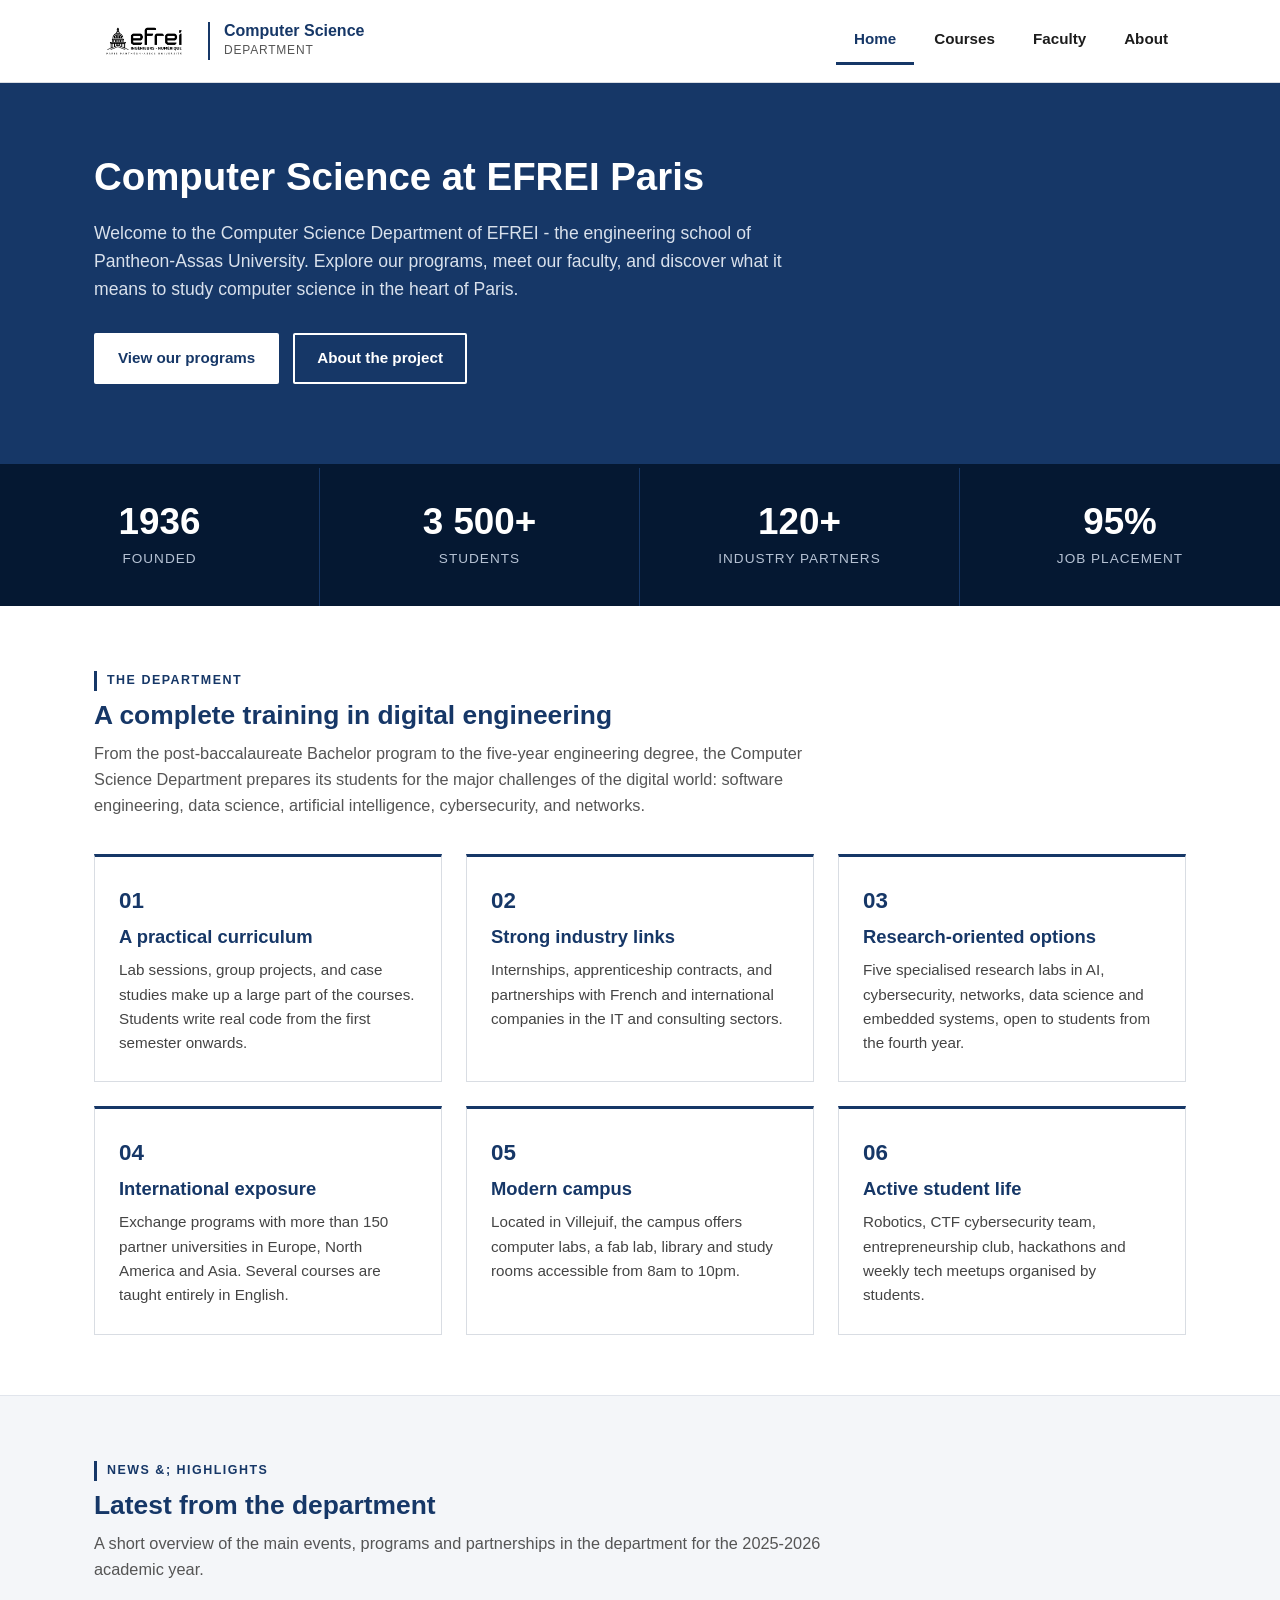
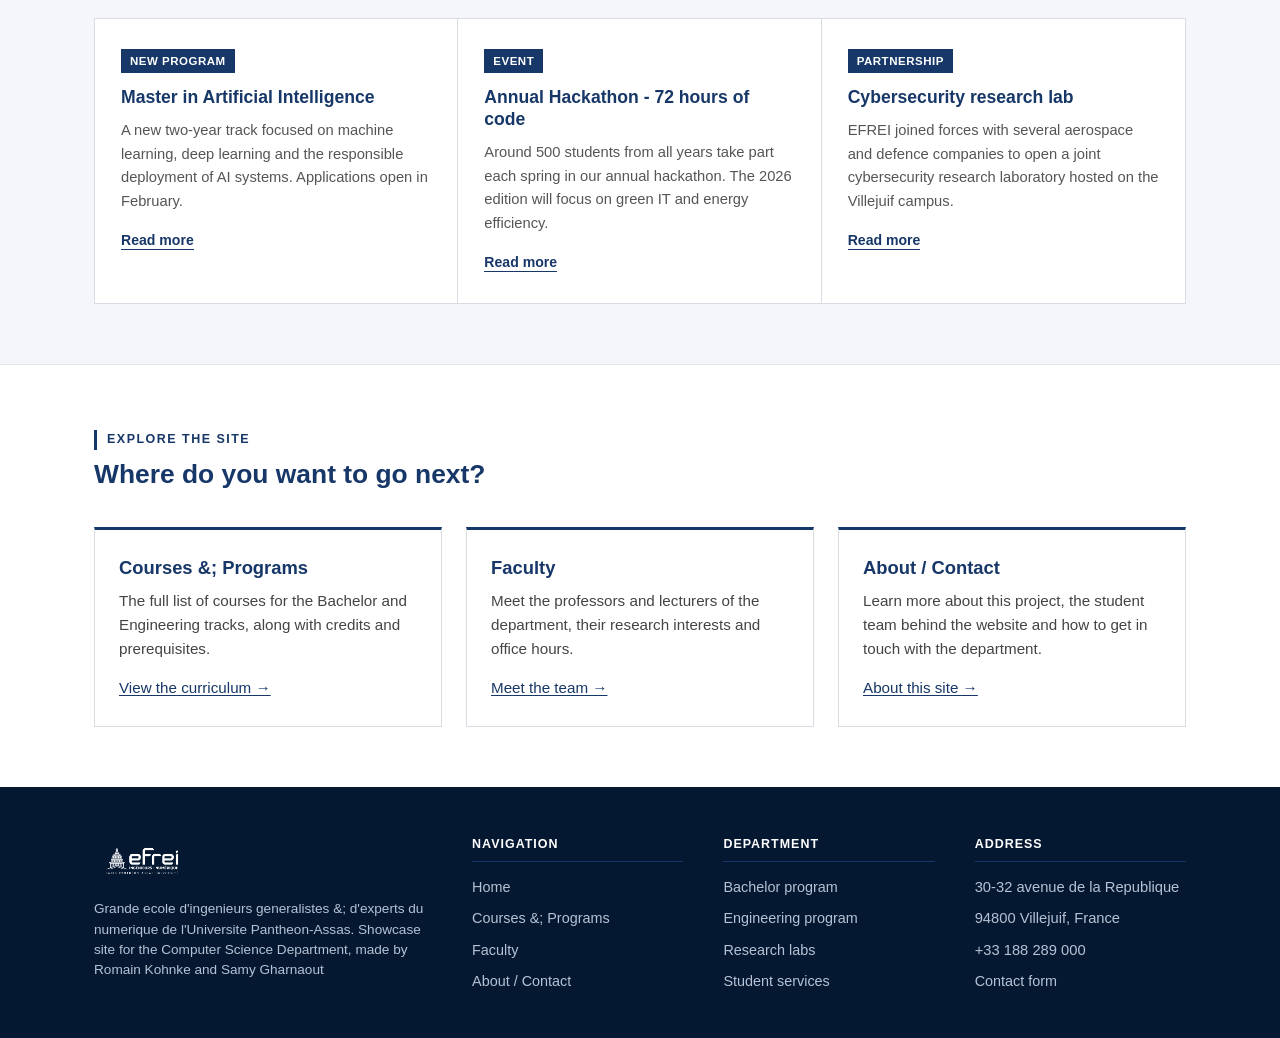
<file: index.html>
<!DOCTYPE html>
<html lang="en">
<head>
    <meta charset="UTF-8">
    <meta name="viewport" content="width=device-width, initial-scale=1.0">
    <meta name="description" content="EFREI Computer Science Department - Showcase site for the Bachelor and Engineering programs in Computer Science at EFREI Paris Pantheon-Assas.">
    <title>EFREI Paris - Computer Science Department</title>
    <link rel="stylesheet" href="css/style.css">
</head>
<body>

    <!-- Header -->
    <header class="site-header">
        <div class="header-inner">
            <a href="index.html" class="brand">
                <img src="images/logo.png" alt="EFREI logo">
                <span class="brand-text">
                    <span class="dept-name">Computer Science</span>
                    <span class="dept-sub">Department</span>
                </span>
            </a>
            <nav class="main-nav" aria-label="Main navigation">
                <ul>
                    <li><a href="index.html" class="active">Home</a></li>
                    <li><a href="courses.html">Courses</a></li>
                    <li><a href="faculty.html">Faculty</a></li>
                    <li><a href="about.html">About</a></li>
                </ul>
            </nav>
        </div>
    </header>

    <main>

        <!-- Hero -->
        <section class="hero">
            <div class="container">
                <h1>Computer Science at EFREI Paris</h1>
                <p class="lead">Welcome to the Computer Science Department of EFREI - the engineering school of Pantheon-Assas University. Explore our programs, meet our faculty, and discover what it means to study computer science in the heart of Paris.</p>
                <div class="hero-actions">
                    <a href="courses.html" class="btn btn-primary">View our programs</a>
                    <a href="about.html" class="btn btn-outline">About the project</a>
                </div>
            </div>
        </section>

        <!-- Stats row -->
        <section style="padding: 0;">
            <div class="stats-row">
                <div class="stat">
                    <span class="stat-num">1936</span>
                    <span class="stat-label">Founded</span>
                </div>
                <div class="stat">
                    <span class="stat-num">3 500+</span>
                    <span class="stat-label">Students</span>
                </div>
                <div class="stat">
                    <span class="stat-num">120+</span>
                    <span class="stat-label">Industry partners</span>
                </div>
                <div class="stat">
                    <span class="stat-num">95%</span>
                    <span class="stat-label">Job placement</span>
                </div>
            </div>
        </section>

        <!-- About department -->
        <section>
            <div class="container">
                <span class="section-eyebrow">The department</span>
                <div class="section-header">
                    <h2>A complete training in digital engineering</h2>
                    <p class="lead">From the post-baccalaureate Bachelor program to the five-year engineering degree, the Computer Science Department prepares its students for the major challenges of the digital world: software engineering, data science, artificial intelligence, cybersecurity, and networks.</p>
                </div>

                <div class="grid-3">
                    <div class="feature">
                        <span class="feature-num">01</span>
                        <h3>A practical curriculum</h3>
                        <p>Lab sessions, group projects, and case studies make up a large part of the courses. Students write real code from the first semester onwards.</p>
                    </div>
                    <div class="feature">
                        <span class="feature-num">02</span>
                        <h3>Strong industry links</h3>
                        <p>Internships, apprenticeship contracts, and partnerships with French and international companies in the IT and consulting sectors.</p>
                    </div>
                    <div class="feature">
                        <span class="feature-num">03</span>
                        <h3>Research-oriented options</h3>
                        <p>Five specialised research labs in AI, cybersecurity, networks, data science and embedded systems, open to students from the fourth year.</p>
                    </div>
                    <div class="feature">
                        <span class="feature-num">04</span>
                        <h3>International exposure</h3>
                        <p>Exchange programs with more than 150 partner universities in Europe, North America and Asia. Several courses are taught entirely in English.</p>
                    </div>
                    <div class="feature">
                        <span class="feature-num">05</span>
                        <h3>Modern campus</h3>
                        <p>Located in Villejuif, the campus offers computer labs, a fab lab, library and study rooms accessible from 8am to 10pm.</p>
                    </div>
                    <div class="feature">
                        <span class="feature-num">06</span>
                        <h3>Active student life</h3>
                        <p>Robotics, CTF cybersecurity team, entrepreneurship club, hackathons and weekly tech meetups organised by students.</p>
                    </div>
                </div>
            </div>
        </section>

        <!-- Highlights (replaces a JS carousel) -->
        <section class="section-alt">
            <div class="container">
                <span class="section-eyebrow">News &; highlights</span>
                <div class="section-header">
                    <h2>Latest from the department</h2>
                    <p class="lead">A short overview of the main events, programs and partnerships in the department for the 2025-2026 academic year.</p>
                </div>

                <div class="highlights">
                    <article class="highlight">
                        <span class="tag">New program</span>
                        <h3>Master in Artificial Intelligence</h3>
                        <p>A new two-year track focused on machine learning, deep learning and the responsible deployment of AI systems. Applications open in February.</p>
                        <a href="courses.html" class="read-more">Read more</a>
                    </article>
                    <article class="highlight">
                        <span class="tag">Event</span>
                        <h3>Annual Hackathon - 72 hours of code</h3>
                        <p>Around 500 students from all years take part each spring in our annual hackathon. The 2026 edition will focus on green IT and energy efficiency.</p>
                        <a href="about.html" class="read-more">Read more</a>
                    </article>
                    <article class="highlight">
                        <span class="tag">Partnership</span>
                        <h3>Cybersecurity research lab</h3>
                        <p>EFREI joined forces with several aerospace and defence companies to open a joint cybersecurity research laboratory hosted on the Villejuif campus.</p>
                        <a href="faculty.html" class="read-more">Read more</a>
                    </article>
                </div>
            </div>
        </section>

        <!-- Quick navigation -->
        <section>
            <div class="container">
                <span class="section-eyebrow">Explore the site</span>
                <div class="section-header">
                    <h2>Where do you want to go next?</h2>
                </div>

                <div class="grid-3">
                    <div class="feature">
                        <h3>Courses &; Programs</h3>
                        <p>The full list of courses for the Bachelor and Engineering tracks, along with credits and prerequisites.</p>
                        <p style="margin-top: 14px; margin-bottom: 0;"><a href="courses.html">View the curriculum &rarr;</a></p>
                    </div>
                    <div class="feature">
                        <h3>Faculty</h3>
                        <p>Meet the professors and lecturers of the department, their research interests and office hours.</p>
                        <p style="margin-top: 14px; margin-bottom: 0;"><a href="faculty.html">Meet the team &rarr;</a></p>
                    </div>
                    <div class="feature">
                        <h3>About / Contact</h3>
                        <p>Learn more about this project, the student team behind the website and how to get in touch with the department.</p>
                        <p style="margin-top: 14px; margin-bottom: 0;"><a href="about.html">About this site &rarr;</a></p>
                    </div>
                </div>
            </div>
        </section>


    </main>

    <!-- Footer -->
    <footer class="site-footer">
        <div class="container">
            <div class="footer-grid">
                <div class="footer-brand">
                    <img src="images/logo-white.png" alt="EFREI logo">
                    <p>Grande ecole d'ingenieurs generalistes &; d'experts du numerique de l'Universite Pantheon-Assas. Showcase site for the Computer Science Department, made by Romain Kohnke and Samy Gharnaout</p>
                </div>
                <div>
                    <h4>Navigation</h4>
                    <ul>
                        <li><a href="index.html">Home</a></li>
                        <li><a href="courses.html">Courses &; Programs</a></li>
                        <li><a href="faculty.html">Faculty</a></li>
                        <li><a href="about.html">About / Contact</a></li>
                    </ul>
                </div>
                <div>
                    <h4>Department</h4>
                    <ul>
                        <li><a href="courses.html">Bachelor program</a></li>
                        <li><a href="courses.html">Engineering program</a></li>
                        <li><a href="faculty.html">Research labs</a></li>
                        <li><a href="about.html">Student services</a></li>
                    </ul>
                </div>
                <div>
                    <h4>Address</h4>
                    <ul>
                        <li>30-32 avenue de la Republique</li>
                        <li>94800 Villejuif, France</li>
                        <li>+33 188 289 000</li>
                        <li><a href="about.html">Contact form</a></li>
                    </ul>
                </div>
            </div>
        </div>
    </footer>

</body>
</html>
</file>
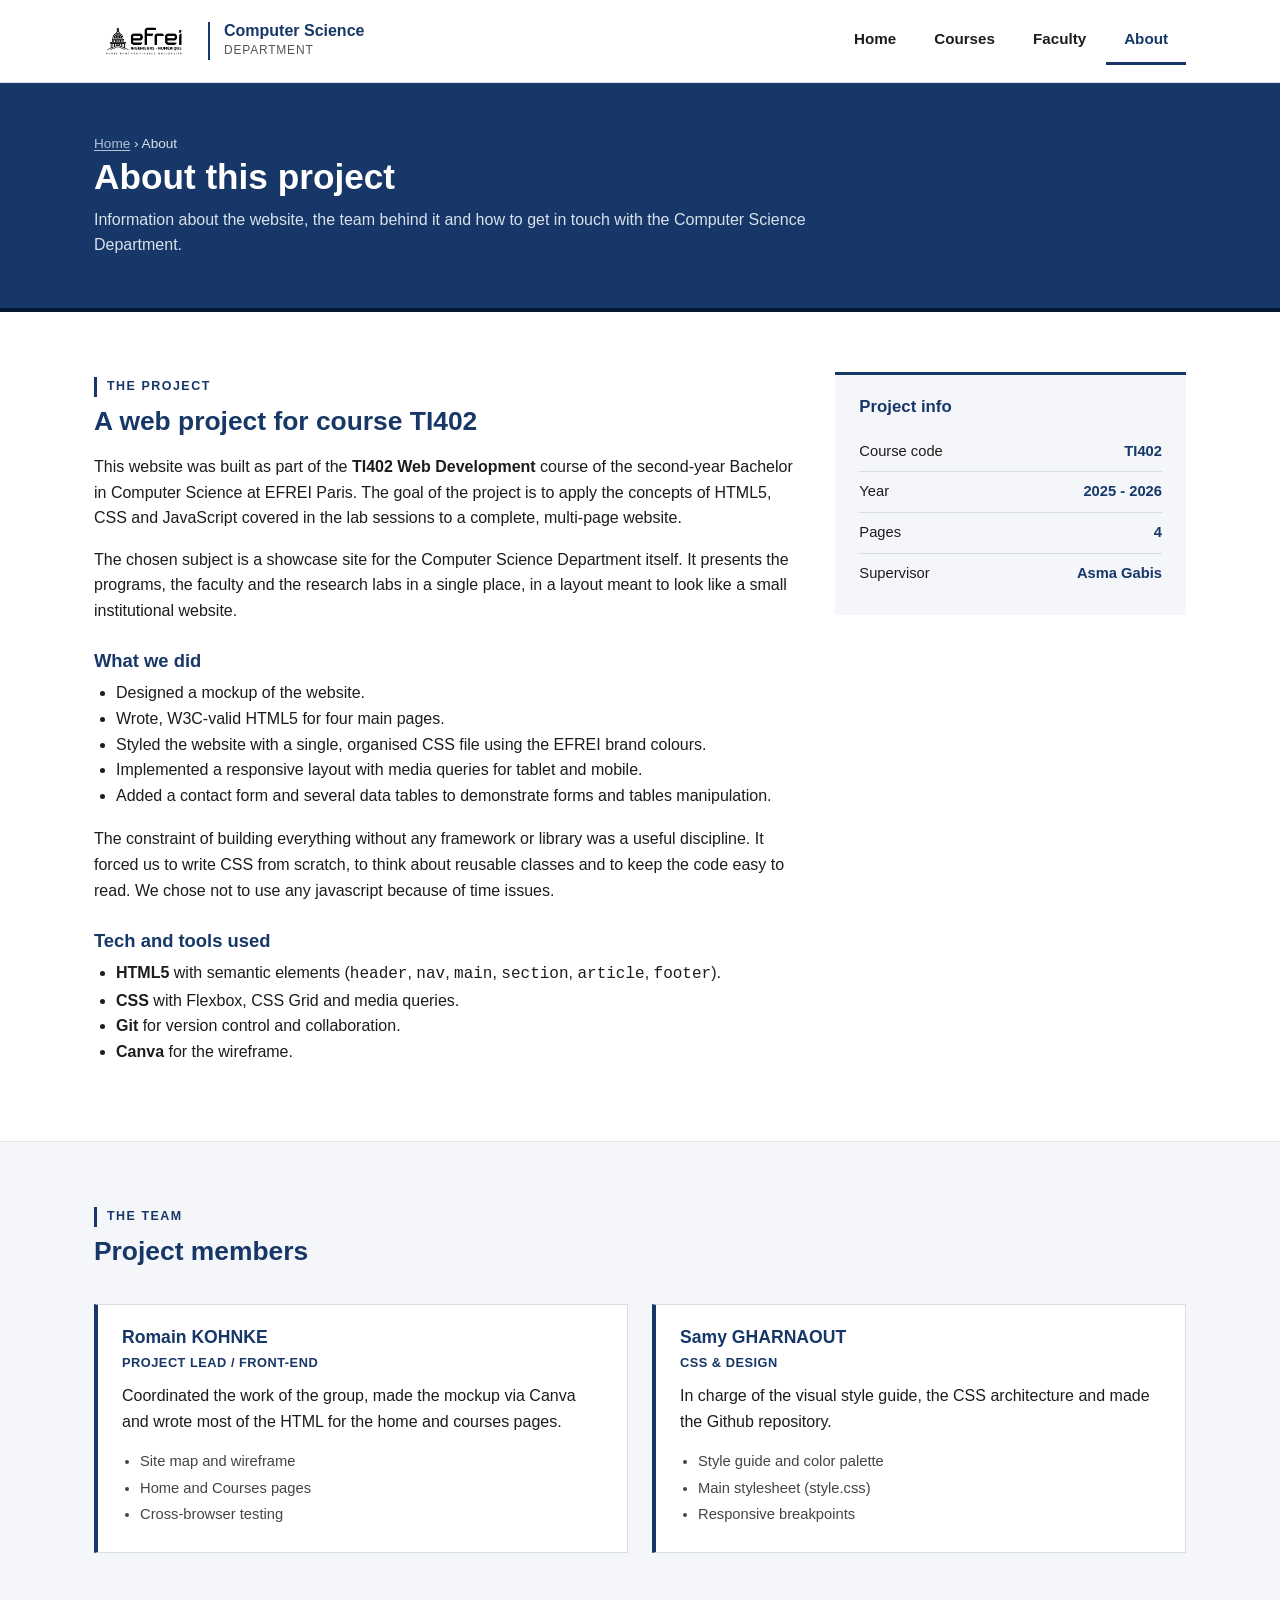
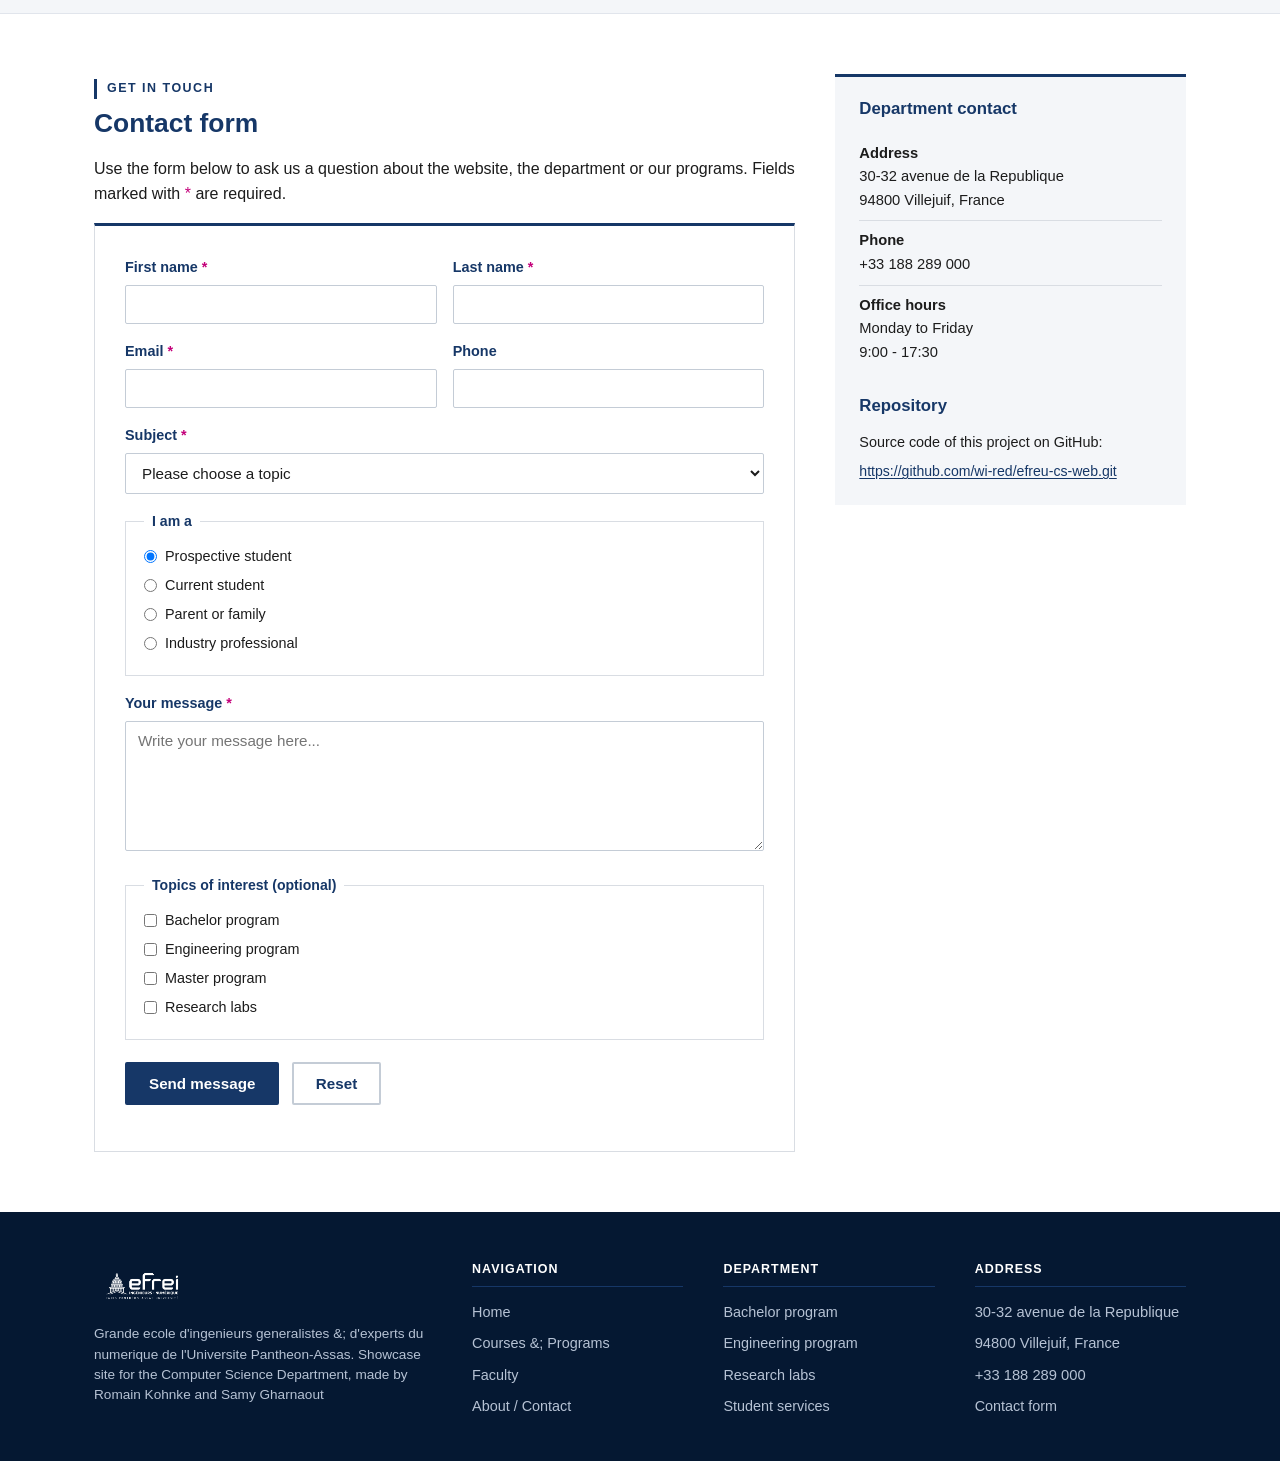
<file: about.html>
<!DOCTYPE html>
<html lang="en">
<head>
    <meta charset="UTF-8">
    <meta name="viewport" content="width=device-width, initial-scale=1.0">
    <meta name="description" content="About the EFREI Computer Science Department showcase website - team members, project description and contact form.">
    <title>About &; Contact - EFREI Computer Science</title>
    <link rel="stylesheet" href="css/style.css">
</head>
<body>

    <!-- Header -->
    <header class="site-header">
        <div class="header-inner">
            <a href="index.html" class="brand">
                <img src="images/logo.png" alt="EFREI logo">
                <span class="brand-text">
                    <span class="dept-name">Computer Science</span>
                    <span class="dept-sub">Department</span>
                </span>
            </a>
            <nav class="main-nav" aria-label="Main navigation">
                <ul>
                    <li><a href="index.html">Home</a></li>
                    <li><a href="courses.html">Courses</a></li>
                    <li><a href="faculty.html">Faculty</a></li>
                    <li><a href="about.html" class="active">About</a></li>
                </ul>
            </nav>
        </div>
    </header>

    <main>

        <!-- Banner -->
        <section class="page-banner">
            <div class="container">
                <p class="breadcrumb"><a href="index.html">Home</a> &rsaquo; About</p>
                <h1>About this project</h1>
                <p>Information about the website, the team behind it and how to get in touch with the Computer Science Department.</p>
            </div>
        </section>

        <!-- Project intro -->
        <section>
            <div class="container">
                <div class="two-col">
                    <div>
                        <span class="section-eyebrow">The project</span>
                        <h2>A web project for course TI402</h2>
                        <p>This website was built as part of the <strong>TI402 Web Development</strong> course of the second-year Bachelor in Computer Science at EFREI Paris. The goal of the project is to apply the concepts of HTML5, CSS and JavaScript covered in the lab sessions to a complete, multi-page website.</p>

                        <p>The chosen subject is a showcase site for the Computer Science Department itself. It presents the programs, the faculty and the research labs in a single place, in a layout meant to look like a small institutional website.</p>

                        <h3 style="margin-top: 26px;">What we did</h3>
                        <ul style="margin-left: 22px;">
                            <li>Designed a mockup of the website.</li>
                            <li>Wrote, W3C-valid HTML5 for four main pages.</li>
                            <li>Styled the website with a single, organised CSS file using the EFREI brand colours.</li>
                            <li>Implemented a responsive layout with media queries for tablet and mobile.</li>
                            <li>Added a contact form and several data tables to demonstrate forms and tables manipulation.</li>
                        </ul>

                        <p style="margin-top: 18px;">The constraint of building everything without any framework or library was a useful discipline. It forced us to write CSS from scratch, to think about reusable classes and to keep the code easy to read. We chose not to use any javascript because of time issues. </p>

                        <h3 style="margin-top: 26px;">Tech and tools used</h3>
                        <ul style="margin-left: 22px;">
                            <li><strong>HTML5</strong> with semantic elements (<code>header</code>, <code>nav</code>, <code>main</code>, <code>section</code>, <code>article</code>, <code>footer</code>).</li>
                            <li><strong>CSS</strong> with Flexbox, CSS Grid and media queries.</li>
                            <li><strong>Git</strong> for version control and collaboration.</li>
                            <li><strong>Canva</strong> for the wireframe.</li>
                        </ul>
                    </div>

                    <aside class="sidebar">
                        <h3>Project info</h3>
                        <ul>
                            <li class="info-line"><span>Course code</span><strong>TI402</strong></li>
                            <li class="info-line"><span>Year</span><strong>2025 - 2026</strong></li>
                            <li class="info-line"><span>Pages</span><strong>4</strong></li>
                            <li class="info-line"><span>Supervisor</span><strong>Asma Gabis</strong></li>
                        </ul>

                    </aside>
                </div>
            </div>
        </section>

        <!-- Team -->
        <section class="section-alt">
            <div class="container">
                <span class="section-eyebrow">The team</span>
                <div class="section-header">
                    <h2>Project members</h2>
                </div>

                <div class="team-grid">
                    <article class="team-member">
                        <div class="name-row">
                            <h3>Romain KOHNKE</h3>
                        </div>
                        <p class="role">Project lead / front-end</p>
                        <p>Coordinated the work of the group, made the mockup via Canva and wrote most of the HTML for the home and courses pages.</p>
                        <ul>
                            <li>Site map and wireframe</li>
                            <li>Home and Courses pages</li>
                            <li>Cross-browser testing</li>
                        </ul>
                    </article>

                    <article class="team-member">
                        <div class="name-row">
                            <h3>Samy GHARNAOUT</h3>
                        </div>
                        <p class="role">CSS & design</p>
                        <p>In charge of the visual style guide, the CSS architecture and made the Github repository. </p>
                        <ul>
                            <li>Style guide and color palette</li>
                            <li>Main stylesheet (style.css)</li>
                            <li>Responsive breakpoints</li>
                        </ul>
                    </article>
                </div>
            </div>
        </section>

        <!-- Contact form -->
        <section>
            <div class="container">
                <div class="two-col">
                    <div>
                        <span class="section-eyebrow">Get in touch</span>
                        <h2>Contact form</h2>
                        <p>Use the form below to ask us a question about the website, the department or our programs. Fields marked with <span style="color:#c4007a;">*</span> are required.</p>

                        <form class="contact-form">
                            <div class="form-row two-cols">
                                <div>
                                    <label for="firstname">First name <span class="required">*</span></label>
                                    <input type="text" id="firstname" name="firstname" required>
                                </div>
                                <div>
                                    <label for="lastname">Last name <span class="required">*</span></label>
                                    <input type="text" id="lastname" name="lastname" required>
                                </div>
                            </div>

                            <div class="form-row two-cols">
                                <div>
                                    <label for="email">Email <span class="required">*</span></label>
                                    <input type="email" id="email" name="email" required>
                                </div>
                                <div>
                                    <label for="phone">Phone</label>
                                    <input type="tel" id="phone" name="phone">
                                </div>
                            </div>

                            <div class="form-row">
                                <label for="subject">Subject <span class="required">*</span></label>
                                <select id="subject" name="subject" required>
                                    <option value="">Please choose a topic</option>
                                    <option value="admissions">Admissions and applications</option>
                                    <option value="curriculum">Courses</option>
                                    <option value="faculty">Faculty and research</option>
                                    <option value="internship">Internships and partnerships</option>
                                    <option value="other">Other</option>
                                </select>
                            </div>

                            <fieldset>
                                <legend>I am a</legend>
                                <div class="radio-row">
                                    <input type="radio" id="profile-student" name="profile" value="student" checked>
                                    <label for="profile-student">Prospective student</label>
                                </div>
                                <div class="radio-row">
                                    <input type="radio" id="profile-current" name="profile" value="current">
                                    <label for="profile-current">Current student</label>
                                </div>
                                <div class="radio-row">
                                    <input type="radio" id="profile-parent" name="profile" value="parent">
                                    <label for="profile-parent">Parent or family</label>
                                </div>
                                <div class="radio-row">
                                    <input type="radio" id="profile-pro" name="profile" value="professional">
                                    <label for="profile-pro">Industry professional</label>
                                </div>
                            </fieldset>

                            <div class="form-row">
                                <label for="message">Your message <span class="required">*</span></label>
                                <textarea id="message" name="message" required placeholder="Write your message here..."></textarea>
                            </div>

                            <fieldset>
                                <legend>Topics of interest (optional)</legend>
                                <div class="checkbox-row">
                                    <input type="checkbox" id="int-bachelor" name="interest" value="bachelor">
                                    <label for="int-bachelor">Bachelor program</label>
                                </div>
                                <div class="checkbox-row">
                                    <input type="checkbox" id="int-engineering" name="interest" value="engineering">
                                    <label for="int-engineering">Engineering program</label>
                                </div>
                                <div class="checkbox-row">
                                    <input type="checkbox" id="int-master" name="interest" value="master">
                                    <label for="int-master">Master program</label>
                                </div>
                                <div class="checkbox-row">
                                    <input type="checkbox" id="int-research" name="interest" value="research">
                                    <label for="int-research">Research labs</label>
                                </div>
                            </fieldset>


                            <div class="form-row" style="margin-top: 22px;">
                                <button type="submit" class="btn btn-dark">Send message</button>
                                <button type="reset" class="btn" style="margin-left: 8px; background-color: #ffffff; color: #163767; border-color: #c4ccd6;">Reset</button>
                            </div>
                        </form>
                    </div>

                    <aside class="sidebar">
                        <h3>Department contact</h3>
                        <ul>
                            <li><strong>Address</strong><br>30-32 avenue de la Republique<br>94800 Villejuif, France</li>
                            <li><strong>Phone</strong><br>+33 188 289 000</li>
                            <li><strong>Office hours</strong><br>Monday to Friday<br>9:00 - 17:30</li>
                        </ul>

                        <h3 style="margin-top: 24px;">Repository</h3>
                        <p style="font-size: 0.9rem; margin-bottom: 6px;">Source code of this project on GitHub:</p>
                        <p style="font-size: 0.88rem; margin-bottom: 0; word-break: break-all;"><a href="#">https://github.com/wi-red/efreu-cs-web.git</a></p>
                    </aside>
                </div>
            </div>
        </section>

    </main>

    <!-- Footer -->
    <footer class="site-footer">
        <div class="container">
            <div class="footer-grid">
                <div class="footer-brand">
                    <img src="images/logo-white.png" alt="EFREI logo">
                    <p>Grande ecole d'ingenieurs generalistes &; d'experts du numerique de l'Universite Pantheon-Assas. Showcase site for the Computer Science Department, made by Romain Kohnke and Samy Gharnaout</p>
                </div>
                <div>
                    <h4>Navigation</h4>
                    <ul>
                        <li><a href="index.html">Home</a></li>
                        <li><a href="courses.html">Courses &; Programs</a></li>
                        <li><a href="faculty.html">Faculty</a></li>
                        <li><a href="about.html">About / Contact</a></li>
                    </ul>
                </div>
                <div>
                    <h4>Department</h4>
                    <ul>
                        <li><a href="courses.html">Bachelor program</a></li>
                        <li><a href="courses.html">Engineering program</a></li>
                        <li><a href="faculty.html">Research labs</a></li>
                        <li><a href="about.html">Student services</a></li>
                    </ul>
                </div>
                <div>
                    <h4>Address</h4>
                    <ul>
                        <li>30-32 avenue de la Republique</li>
                        <li>94800 Villejuif, France</li>
                        <li>+33 188 289 000</li>
                        <li><a href="about.html">Contact form</a></li>
                    </ul>
                </div>
            </div>
        </div>
    </footer>

</body>
</html>
</file>
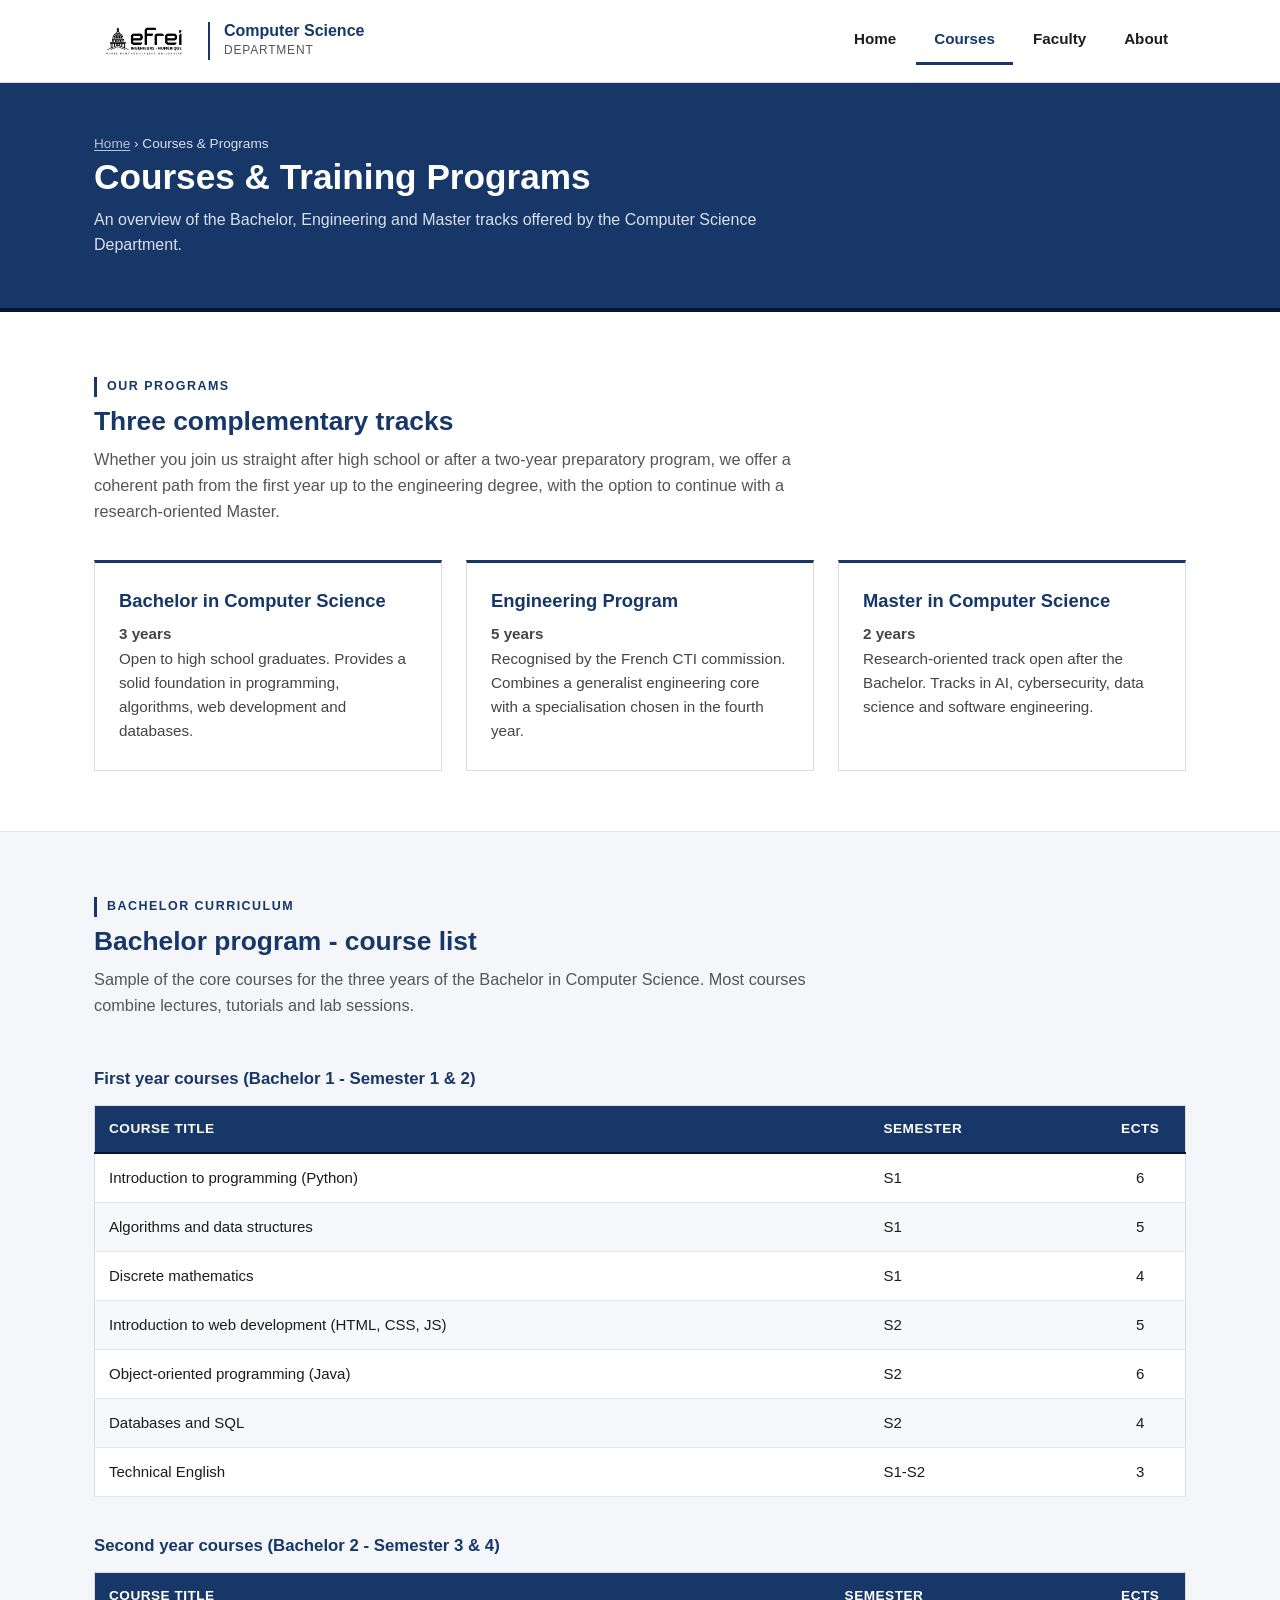
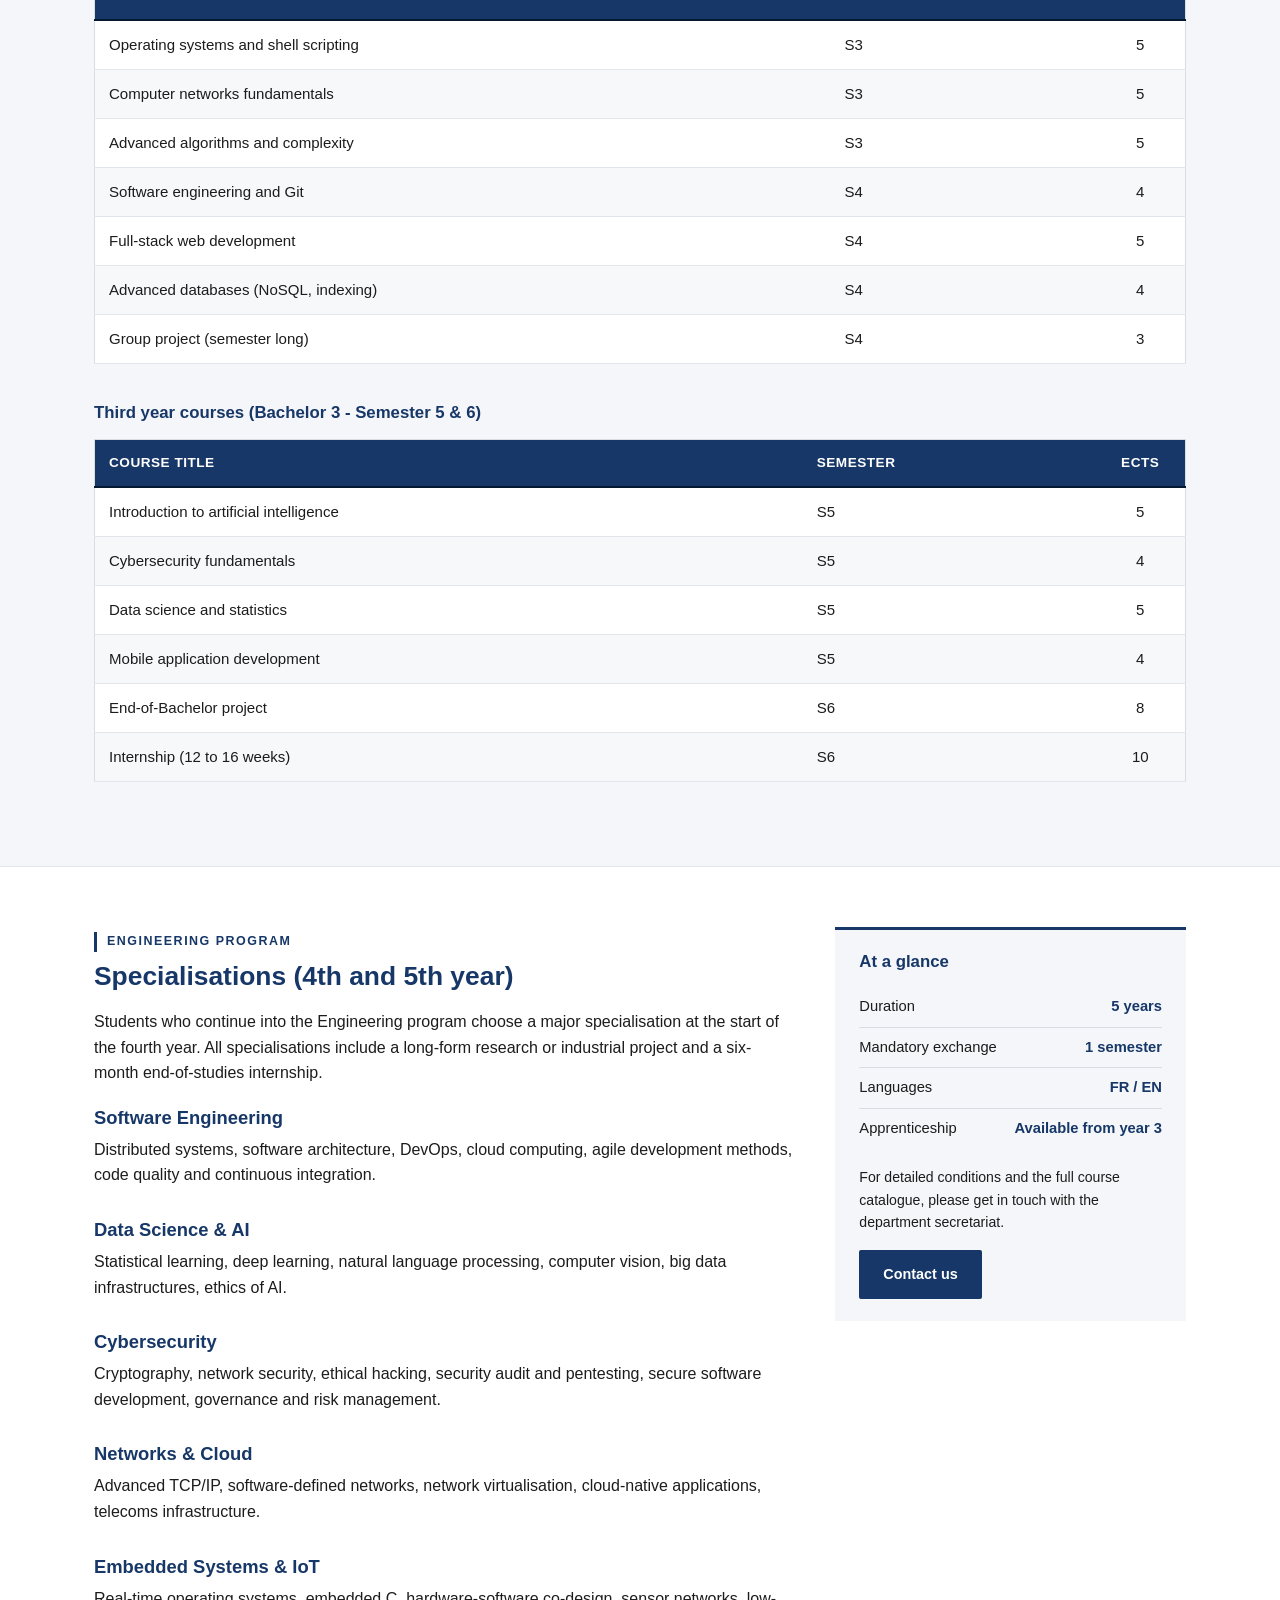
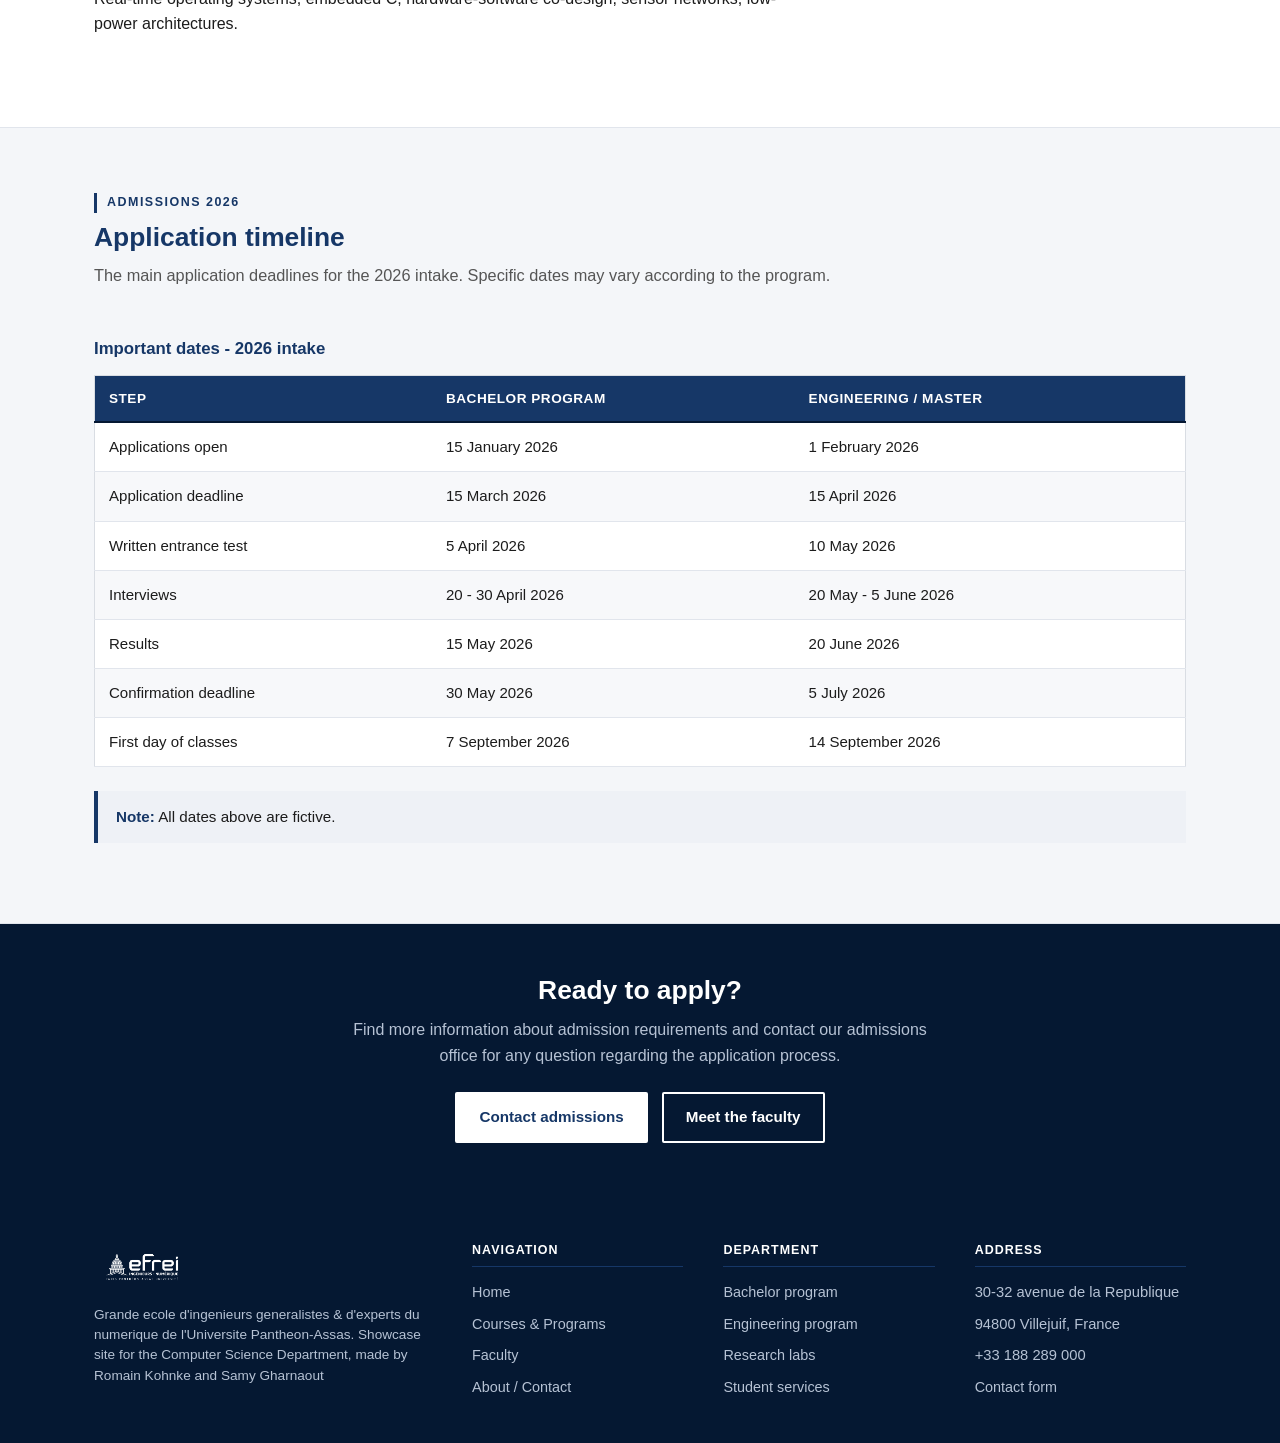
<file: courses.html>
<!DOCTYPE html>
<html lang="en">
<head>
    <meta charset="UTF-8">
    <meta name="viewport" content="width=device-width, initial-scale=1.0">
    <meta name="description" content="Courses and training programs at the EFREI Paris Computer Science Department: Bachelor, Engineering and Master programs.">
    <title>Courses &; Programs - EFREI Computer Science</title>
    <link rel="stylesheet" href="css/style.css">
</head>
<body>

    <!-- Header -->
    <header class="site-header">
        <div class="header-inner">
            <a href="index.html" class="brand">
                <img src="images/logo.png" alt="EFREI logo">
                <span class="brand-text">
                    <span class="dept-name">Computer Science</span>
                    <span class="dept-sub">Department</span>
                </span>
            </a>
            <nav class="main-nav" aria-label="Main navigation">
                <ul>
                    <li><a href="index.html">Home</a></li>
                    <li><a href="courses.html" class="active">Courses</a></li>
                    <li><a href="faculty.html">Faculty</a></li>
                    <li><a href="about.html">About</a></li>
                </ul>
            </nav>
        </div>
    </header>

    <main>

        <!-- Banner -->
        <section class="page-banner">
            <div class="container">
                <p class="breadcrumb"><a href="index.html">Home</a> &rsaquo; Courses & Programs</p>
                <h1>Courses & Training Programs</h1>
                <p>An overview of the Bachelor, Engineering and Master tracks offered by the Computer Science Department.</p>
            </div>
        </section>

        <!-- Programs intro -->
        <section>
            <div class="container">
                <span class="section-eyebrow">Our programs</span>
                <div class="section-header">
                    <h2>Three complementary tracks</h2>
                    <p class="lead">Whether you join us straight after high school or after a two-year preparatory program, we offer a coherent path from the first year up to the engineering degree, with the option to continue with a research-oriented Master.</p>
                </div>

                <div class="grid-3">
                    <div class="feature">
                        <h3>Bachelor in Computer Science</h3>
                        <p><strong>3 years</strong><br>Open to high school graduates. Provides a solid foundation in programming, algorithms, web development and databases.</p>
                    </div>
                    <div class="feature">
                        <h3>Engineering Program</h3>
                        <p><strong>5 years</strong><br>Recognised by the French CTI commission. Combines a generalist engineering core with a specialisation chosen in the fourth year.</p>
                    </div>
                    <div class="feature">
                        <h3>Master in Computer Science</h3>
                        <p><strong>2 years</strong><br>Research-oriented track open after the Bachelor. Tracks in AI, cybersecurity, data science and software engineering.</p>
                    </div>
                </div>
            </div>
        </section>

        <!-- Bachelor curriculum table -->
        <section class="section-alt">
            <div class="container">
                <span class="section-eyebrow">Bachelor curriculum</span>
                <div class="section-header">
                    <h2>Bachelor program - course list</h2>
                    <p class="lead">Sample of the core courses for the three years of the Bachelor in Computer Science. Most courses combine lectures, tutorials and lab sessions.</p>
                </div>

                <table class="data-table">
                    <caption>First year courses (Bachelor 1 - Semester 1 & 2)</caption>
                    <thead>
                        <tr>
                            <th>Course title</th>
                            <th>Semester</th>
                            <th class="credits">ECTS</th>
                        </tr>
                    </thead>
                    <tbody>
                        <tr>
                            <td>Introduction to programming (Python)</td>
                            <td>S1</td>
                            <td class="credits">6</td>
                        </tr>
                        <tr>
                            <td>Algorithms and data structures</td>
                            <td>S1</td>
                            <td class="credits">5</td>
                        </tr>
                        <tr>
                            <td>Discrete mathematics</td>
                            <td>S1</td>
                            <td class="credits">4</td>
                        </tr>
                        <tr>
                            <td>Introduction to web development (HTML, CSS, JS)</td>
                            <td>S2</td>
                            <td class="credits">5</td>
                        </tr>
                        <tr>
                            <td>Object-oriented programming (Java)</td>
                            <td>S2</td>
                            <td class="credits">6</td>
                        </tr>
                        <tr>
                            <td>Databases and SQL</td>
                            <td>S2</td>
                            <td class="credits">4</td>
                        </tr>
                        <tr>
                            <td>Technical English</td>
                            <td>S1-S2</td>
                            <td class="credits">3</td>
                        </tr>
                    </tbody>
                </table>

                <table class="data-table">
                    <caption>Second year courses (Bachelor 2 - Semester 3 & 4)</caption>
                    <thead>
                        <tr>
                            <th>Course title</th>
                            <th>Semester</th>
                            <th class="credits">ECTS</th>
                        </tr>
                    </thead>
                    <tbody>
                        <tr>
                            <td>Operating systems and shell scripting</td>
                            <td>S3</td>
                            <td class="credits">5</td>
                        </tr>
                        <tr>
                            <td>Computer networks fundamentals</td>
                            <td>S3</td>
                            <td class="credits">5</td>
                        </tr>
                        <tr>
                            <td>Advanced algorithms and complexity</td>
                            <td>S3</td>
                            <td class="credits">5</td>
                        </tr>
                        <tr>
                            <td>Software engineering and Git</td>
                            <td>S4</td>
                            <td class="credits">4</td>
                        </tr>
                        <tr>
                            <td>Full-stack web development</td>
                            <td>S4</td>
                            <td class="credits">5</td>
                        </tr>
                        <tr>
                            <td>Advanced databases (NoSQL, indexing)</td>
                            <td>S4</td>
                            <td class="credits">4</td>
                        </tr>
                        <tr>
                            <td>Group project (semester long)</td>
                            <td>S4</td>
                            <td class="credits">3</td>
                        </tr>
                    </tbody>
                </table>

                <table class="data-table">
                    <caption>Third year courses (Bachelor 3 - Semester 5 & 6)</caption>
                    <thead>
                        <tr>
                            <th>Course title</th>
                            <th>Semester</th>
                            <th class="credits">ECTS</th>
                        </tr>
                    </thead>
                    <tbody>
                        <tr>
                            <td>Introduction to artificial intelligence</td>
                            <td>S5</td>
                            <td class="credits">5</td>
                        </tr>
                        <tr>
                            <td>Cybersecurity fundamentals</td>
                            <td>S5</td>
                            <td class="credits">4</td>
                        </tr>
                        <tr>
                            <td>Data science and statistics</td>
                            <td>S5</td>
                            <td class="credits">5</td>
                        </tr>
                        <tr>
                            <td>Mobile application development</td>
                            <td>S5</td>
                            <td class="credits">4</td>
                        </tr>
                        <tr>
                            <td>End-of-Bachelor project</td>
                            <td>S6</td>
                            <td class="credits">8</td>
                        </tr>
                        <tr>
                            <td>Internship (12 to 16 weeks)</td>
                            <td>S6</td>
                            <td class="credits">10</td>
                        </tr>
                    </tbody>
                </table>
            </div>
        </section>

        <!-- Engineering specialisations -->
        <section>
            <div class="container">
                <div class="two-col">
                    <div>
                        <span class="section-eyebrow">Engineering program</span>
                        <h2>Specialisations (4th and 5th year)</h2>
                        <p>Students who continue into the Engineering program choose a major specialisation at the start of the fourth year. All specialisations include a long-form research or industrial project and a six-month end-of-studies internship.</p>

                        <div class="content-block">
                            <h3 style="margin-top: 20px;">Software Engineering</h3>
                            <p>Distributed systems, software architecture, DevOps, cloud computing, agile development methods, code quality and continuous integration.</p>
                        </div>

                        <div class="content-block">
                            <h3>Data Science & AI</h3>
                            <p>Statistical learning, deep learning, natural language processing, computer vision, big data infrastructures, ethics of AI.</p>
                        </div>

                        <div class="content-block">
                            <h3>Cybersecurity</h3>
                            <p>Cryptography, network security, ethical hacking, security audit and pentesting, secure software development, governance and risk management.</p>
                        </div>

                        <div class="content-block">
                            <h3>Networks & Cloud</h3>
                            <p>Advanced TCP/IP, software-defined networks, network virtualisation, cloud-native applications, telecoms infrastructure.</p>
                        </div>

                        <div class="content-block">
                            <h3>Embedded Systems & IoT</h3>
                            <p>Real-time operating systems, embedded C, hardware-software co-design, sensor networks, low-power architectures.</p>
                        </div>
                    </div>

                    <aside class="sidebar">
                        <h3>At a glance</h3>
                        <ul>
                            <li class="info-line"><span>Duration</span><strong>5 years</strong></li>
                            <li class="info-line"><span>Mandatory exchange</span><strong>1 semester</strong></li>
                            <li class="info-line"><span>Languages</span><strong>FR / EN</strong></li>
                            <li class="info-line"><span>Apprenticeship</span><strong>Available from year 3</strong></li>
                        </ul>

                        <p style="margin-top: 18px; font-size: 0.88rem;">For detailed conditions and the full course catalogue, please get in touch with the department secretariat.</p>
                        <p style="margin-bottom: 0;"><a href="about.html" class="btn btn-dark" style="font-size: 0.9rem;">Contact us</a></p>
                    </aside>
                </div>
            </div>
        </section>

        <!-- Application timeline -->
        <section class="section-alt">
            <div class="container">
                <span class="section-eyebrow">Admissions 2026</span>
                <div class="section-header">
                    <h2>Application timeline</h2>
                    <p class="lead">The main application deadlines for the 2026 intake. Specific dates may vary according to the program.</p>
                </div>

                <table class="data-table">
                    <caption>Important dates - 2026 intake</caption>
                    <thead>
                        <tr>
                            <th>Step</th>
                            <th>Bachelor program</th>
                            <th>Engineering / Master</th>
                        </tr>
                    </thead>
                    <tbody>
                        <tr>
                            <td>Applications open</td>
                            <td>15 January 2026</td>
                            <td>1 February 2026</td>
                        </tr>
                        <tr>
                            <td>Application deadline</td>
                            <td>15 March 2026</td>
                            <td>15 April 2026</td>
                        </tr>
                        <tr>
                            <td>Written entrance test</td>
                            <td>5 April 2026</td>
                            <td>10 May 2026</td>
                        </tr>
                        <tr>
                            <td>Interviews</td>
                            <td>20 - 30 April 2026</td>
                            <td>20 May - 5 June 2026</td>
                        </tr>
                        <tr>
                            <td>Results</td>
                            <td>15 May 2026</td>
                            <td>20 June 2026</td>
                        </tr>
                        <tr>
                            <td>Confirmation deadline</td>
                            <td>30 May 2026</td>
                            <td>5 July 2026</td>
                        </tr>
                        <tr>
                            <td>First day of classes</td>
                            <td>7 September 2026</td>
                            <td>14 September 2026</td>
                        </tr>
                    </tbody>
                </table>

                <div class="notice">
                    <strong>Note:</strong> All dates above are fictive.
            </div>
            </div>
        </section>

        <!-- CTA -->
        <section class="cta-strip">
            <div class="container">
                <h2>Ready to apply?</h2>
                <p>Find more information about admission requirements and contact our admissions office for any question regarding the application process.</p>
                <div class="actions">
                    <a href="about.html" class="btn btn-primary">Contact admissions</a>
                    <a href="faculty.html" class="btn btn-outline">Meet the faculty</a>
                </div>
            </div>
        </section>

    </main>

    <!-- Footer -->
    <footer class="site-footer">
        <div class="container">
            <div class="footer-grid">
                <div class="footer-brand">
                    <img src="images/logo-white.png" alt="EFREI logo">
                    <p>Grande ecole d'ingenieurs generalistes & d'experts du numerique de l'Universite Pantheon-Assas. Showcase site for the Computer Science Department, made by Romain Kohnke and Samy Gharnaout</p>
                </div>
                <div>
                    <h4>Navigation</h4>
                    <ul>
                        <li><a href="index.html">Home</a></li>
                        <li><a href="courses.html">Courses & Programs</a></li>
                        <li><a href="faculty.html">Faculty</a></li>
                        <li><a href="about.html">About / Contact</a></li>
                    </ul>
                </div>
                <div>
                    <h4>Department</h4>
                    <ul>
                        <li><a href="courses.html">Bachelor program</a></li>
                        <li><a href="courses.html">Engineering program</a></li>
                        <li><a href="faculty.html">Research labs</a></li>
                        <li><a href="about.html">Student services</a></li>
                    </ul>
                </div>
                <div>
                    <h4>Address</h4>
                    <ul>
                        <li>30-32 avenue de la Republique</li>
                        <li>94800 Villejuif, France</li>
                        <li>+33 188 289 000</li>
                        <li><a href="about.html">Contact form</a></li>
                    </ul>
                </div>
            </div>
        </div>
    </footer>

</body>
</html>
</file>
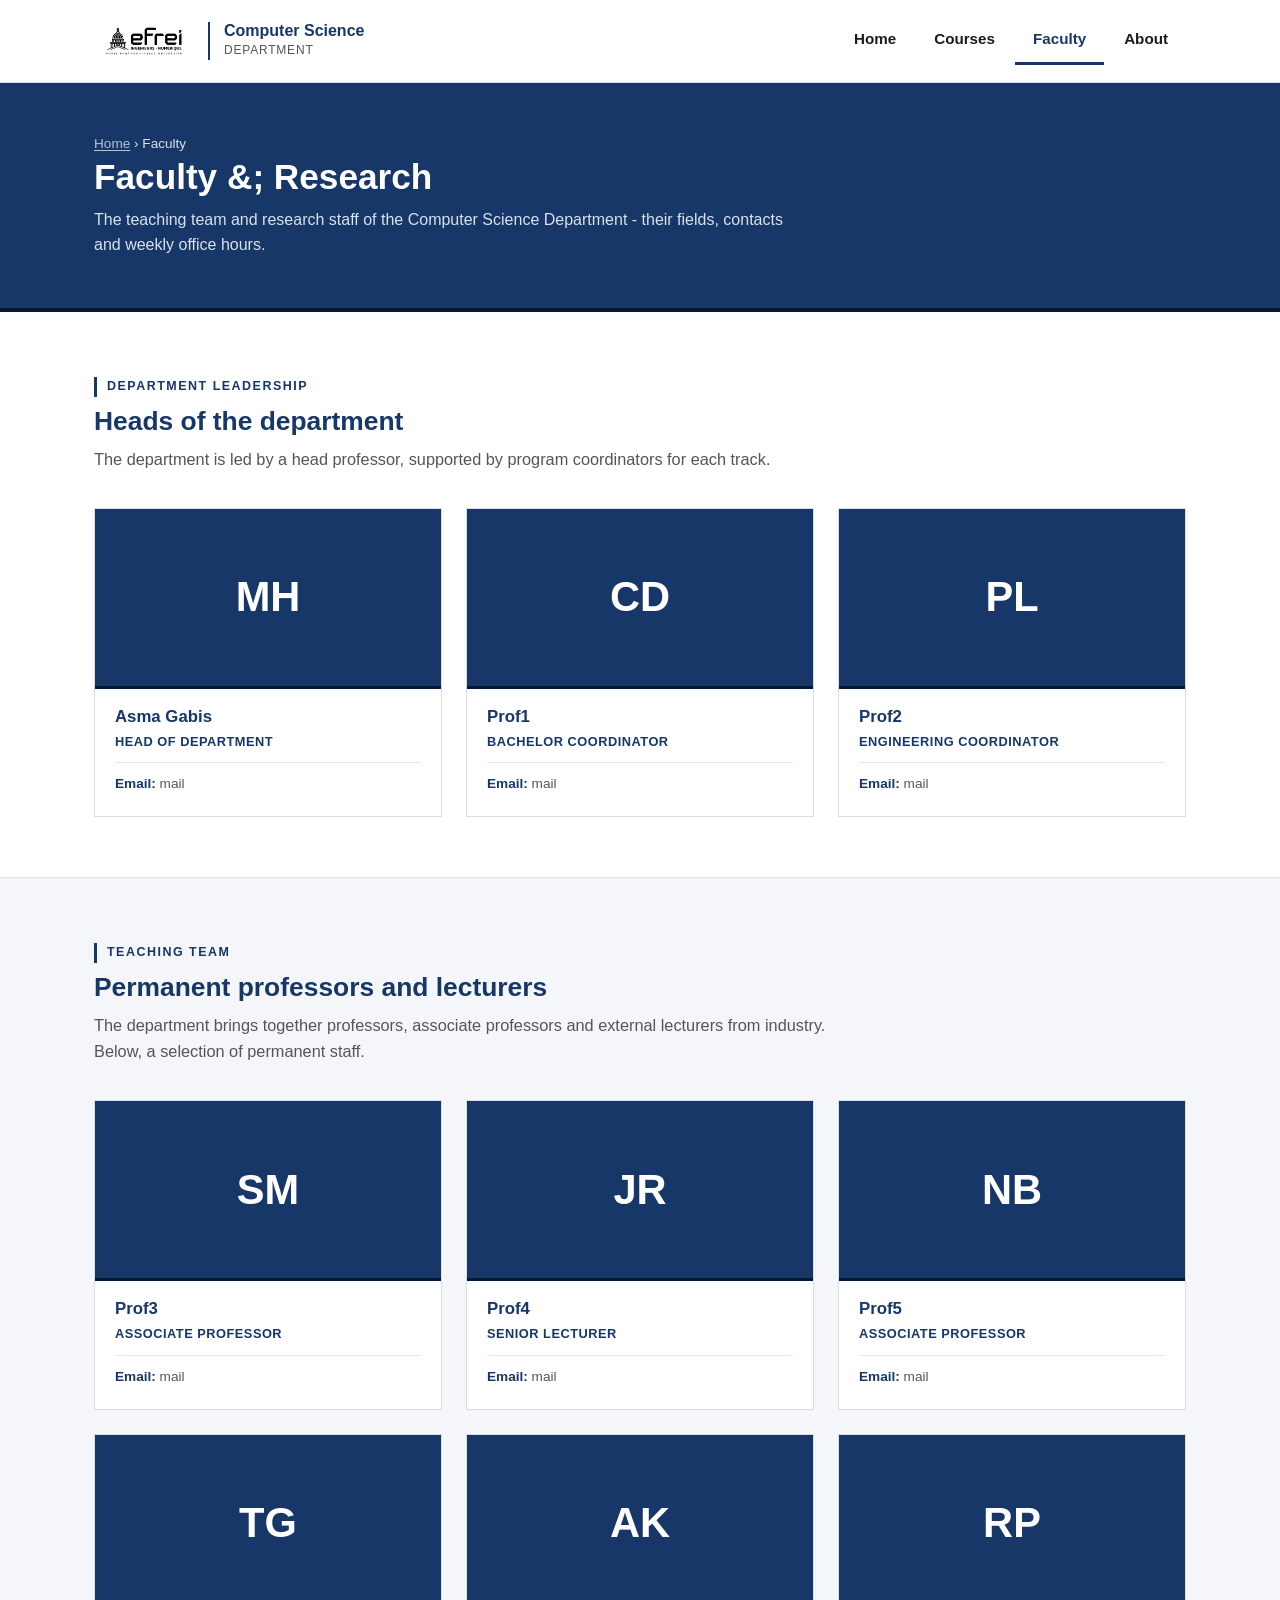
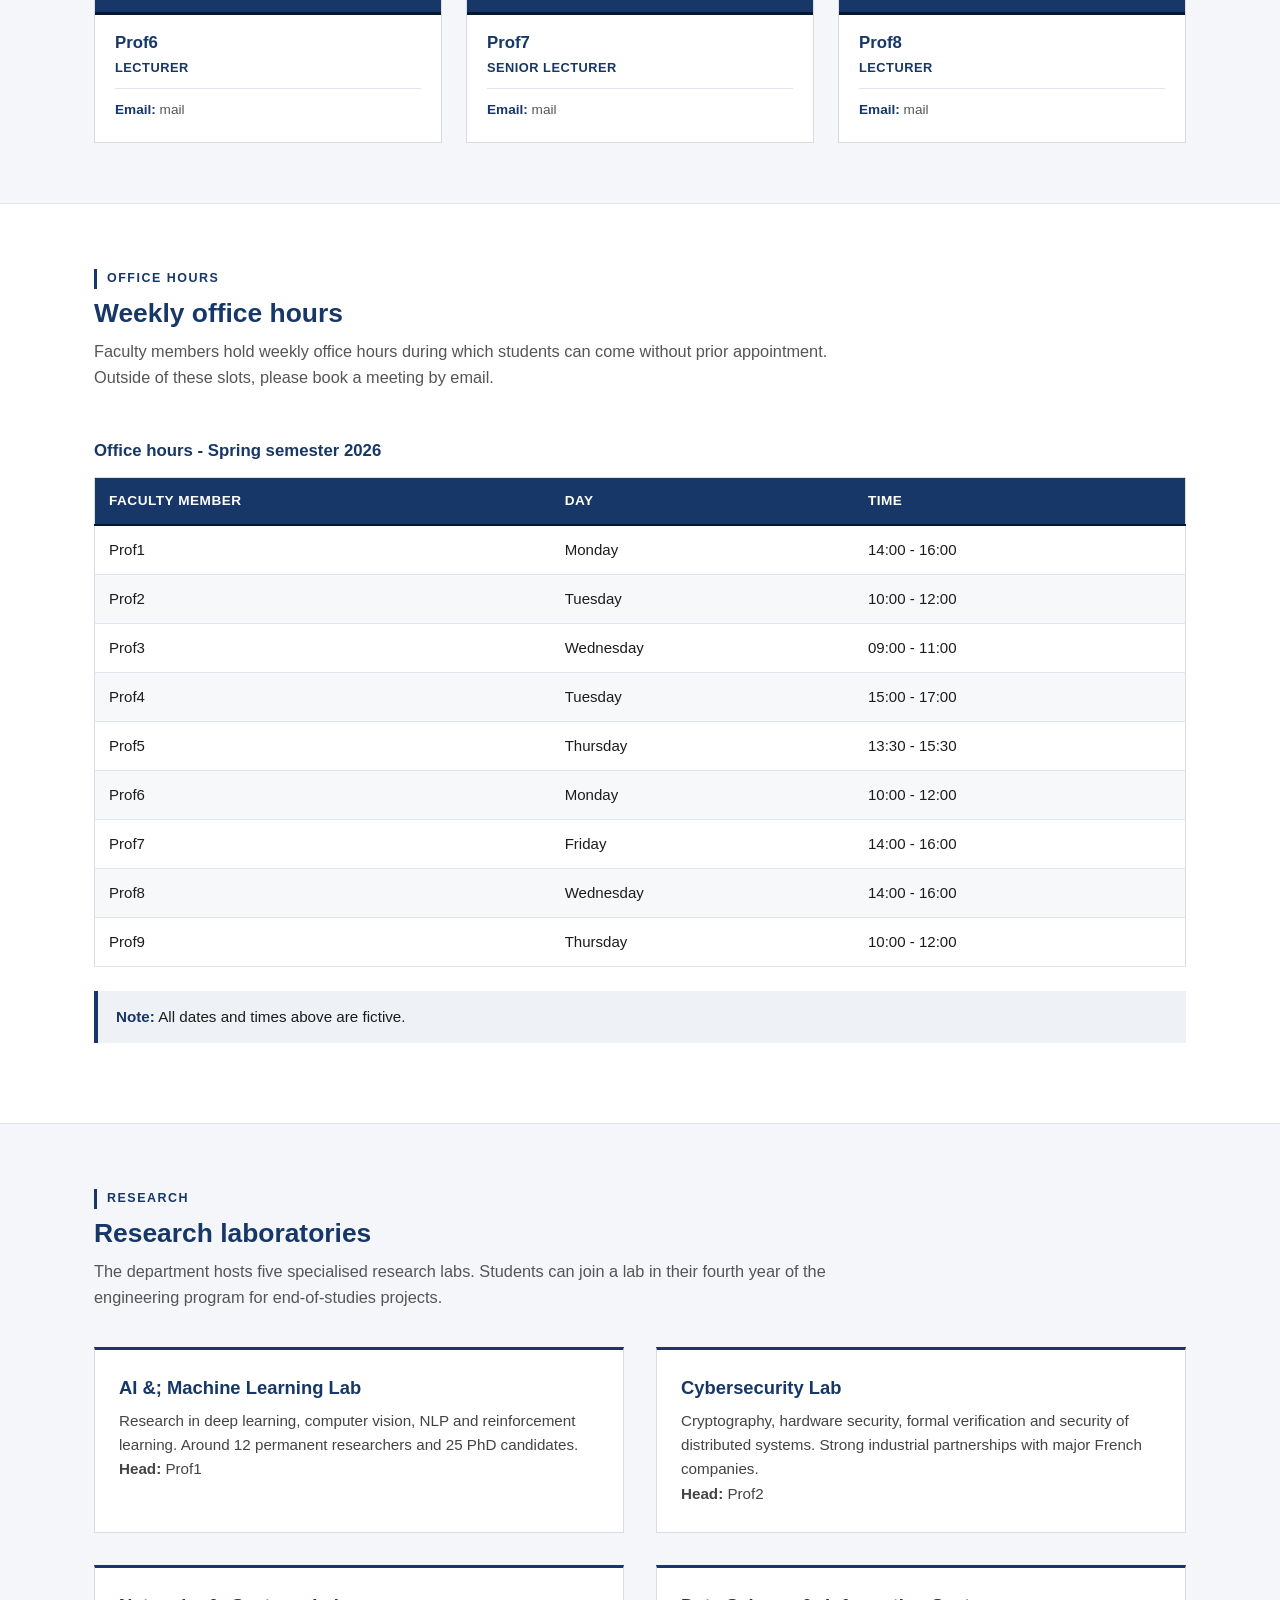
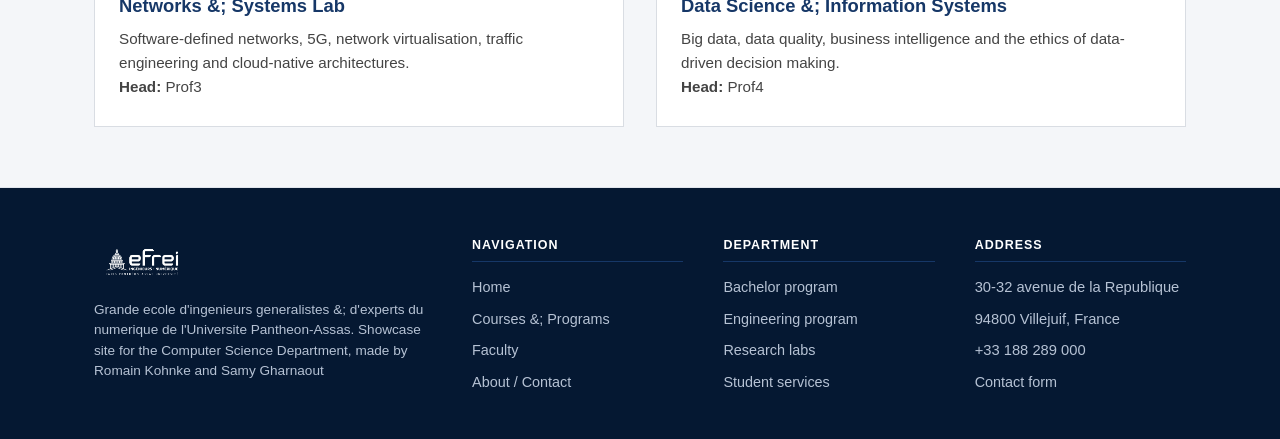
<file: faculty.html>
<!DOCTYPE html>
<html lang="en">
<head>
    <meta charset="UTF-8">
    <meta name="viewport" content="width=device-width, initial-scale=1.0">
    <meta name="description" content="Meet the faculty members of the EFREI Paris Computer Science Department. Professors, lecturers and researchers in AI, cybersecurity, software engineering and data science.">
    <title>Faculty - EFREI Computer Science</title>
    <link rel="stylesheet" href="css/style.css">
</head>
<body>

    <!-- Header -->
    <header class="site-header">
        <div class="header-inner">
            <a href="index.html" class="brand">
                <img src="images/logo.png" alt="EFREI logo">
                <span class="brand-text">
                    <span class="dept-name">Computer Science</span>
                    <span class="dept-sub">Department</span>
                </span>
            </a>
            <nav class="main-nav" aria-label="Main navigation">
                <ul>
                    <li><a href="index.html">Home</a></li>
                    <li><a href="courses.html">Courses</a></li>
                    <li><a href="faculty.html" class="active">Faculty</a></li>
                    <li><a href="about.html">About</a></li>
                </ul>
            </nav>
        </div>
    </header>

    <main>

        <!-- Banner -->
        <section class="page-banner">
            <div class="container">
                <p class="breadcrumb"><a href="index.html">Home</a> &rsaquo; Faculty</p>
                <h1>Faculty &; Research</h1>
                <p>The teaching team and research staff of the Computer Science Department - their fields, contacts and weekly office hours.</p>
            </div>
        </section>

        <!-- Department leadership -->
        <section>
            <div class="container">
                <span class="section-eyebrow">Department leadership</span>
                <div class="section-header">
                    <h2>Heads of the department</h2>
                    <p class="lead">The department is led by a head professor, supported by program coordinators for each track.</p>
                </div>

                <div class="faculty-grid">
                    <article class="faculty-card">
                        <div class="photo">MH</div>
                        <div class="info">
                            <h3>Asma Gabis</h3>
                            <p class="role">Head of Department</p>
                            <div class="meta">
                            <span><strong>Email:</strong> mail</span>
                            </div>
                        </div>
                    </article>

                    <article class="faculty-card">
                        <div class="photo">CD</div>
                        <div class="info">
                            <h3>Prof1</h3>
                            <p class="role">Bachelor Coordinator</p>
                            <div class="meta">
                                <span><strong>Email:</strong> mail</span>
                            </div>
                        </div>
                    </article>

                    <article class="faculty-card">
                        <div class="photo">PL</div>
                        <div class="info">
                            <h3>Prof2</h3>
                            <p class="role">Engineering Coordinator</p>
                            <div class="meta">
                                <span><strong>Email:</strong> mail</span>
                            </div>
                        </div>
                    </article>
                </div>
            </div>
        </section>

        <!-- Faculty grid -->
        <section class="section-alt">
            <div class="container">
                <span class="section-eyebrow">Teaching team</span>
                <div class="section-header">
                    <h2>Permanent professors and lecturers</h2>
                    <p class="lead">The department brings together professors, associate professors and external lecturers from industry. Below, a selection of permanent staff.</p>
                </div>

                <div class="faculty-grid">
                    <article class="faculty-card">
                        <div class="photo">SM</div>
                        <div class="info">
                            <h3>Prof3</h3>
                            <p class="role">Associate Professor</p>
                            <div class="meta">
                                <span><strong>Email:</strong> mail</span>
                            </div>
                        </div>
                    </article>

                    <article class="faculty-card">
                        <div class="photo">JR</div>
                        <div class="info">
                            <h3>Prof4</h3>
                            <p class="role">Senior Lecturer</p>
                            <div class="meta">
                                <span><strong>Email:</strong> mail</span>
                            </div>
                        </div>
                    </article>

                    <article class="faculty-card">
                        <div class="photo">NB</div>
                        <div class="info">
                            <h3>Prof5</h3>
                            <p class="role">Associate Professor</p>
                            <div class="meta">
                                <span><strong>Email:</strong> mail</span>
                            </div>
                        </div>
                    </article>

                    <article class="faculty-card">
                        <div class="photo">TG</div>
                        <div class="info">
                            <h3>Prof6</h3>
                            <p class="role">Lecturer</p>
                            <div class="meta">
                                <span><strong>Email:</strong> mail</span>
                            </div>
                        </div>
                    </article>

                    <article class="faculty-card">
                        <div class="photo">AK</div>
                        <div class="info">
                            <h3>Prof7</h3>
                            <p class="role">Senior Lecturer</p>
                            <div class="meta">
                                <span><strong>Email:</strong> mail</span>
                            </div>
                        </div>
                    </article>

                    <article class="faculty-card">
                        <div class="photo">RP</div>
                        <div class="info">
                            <h3>Prof8</h3>
                            <p class="role">Lecturer</p>
                            <div class="meta">
                                <span><strong>Email:</strong> mail</span>
                            </div>
                        </div>
                    </article>
                </div>
            </div>
        </section>

        <!-- Office hours table -->
        <section>
            <div class="container">
                <span class="section-eyebrow">Office hours</span>
                <div class="section-header">
                    <h2>Weekly office hours</h2>
                    <p class="lead">Faculty members hold weekly office hours during which students can come without prior appointment. Outside of these slots, please book a meeting by email.</p>
                </div>

                <table class="data-table">
                    <caption>Office hours - Spring semester 2026</caption>
                    <thead>
                        <tr>
                            <th>Faculty member</th>
                            <th>Day</th>
                            <th>Time</th>
                        </tr>
                    </thead>
                    <tbody>
                        <tr>
                            <td>Prof1</td>
                            <td>Monday</td>
                            <td>14:00 - 16:00</td>
                        </tr>
                        <tr>
                            <td>Prof2</td>
                            <td>Tuesday</td>
                            <td>10:00 - 12:00</td>
                        </tr>
                        <tr>
                            <td>Prof3</td>
                            <td>Wednesday</td>
                            <td>09:00 - 11:00</td>
                        </tr>
                        <tr>
                            <td>Prof4</td>
                            <td>Tuesday</td>
                            <td>15:00 - 17:00</td>
                        </tr>
                        <tr>
                            <td>Prof5</td>
                            <td>Thursday</td>
                            <td>13:30 - 15:30</td>
                        </tr>
                        <tr>
                            <td>Prof6</td>
                            <td>Monday</td>
                            <td>10:00 - 12:00</td>
                        </tr>
                        <tr>
                            <td>Prof7</td>
                            <td>Friday</td>
                            <td>14:00 - 16:00</td>
                        </tr>
                        <tr>
                            <td>Prof8</td>
                            <td>Wednesday</td>
                            <td>14:00 - 16:00</td>
                        </tr>
                        <tr>
                            <td>Prof9</td>
                            <td>Thursday</td>
                            <td>10:00 - 12:00</td>
                        </tr>
                    </tbody>
                </table>

                <div class="notice">
                    <strong>Note:</strong> All dates and times above are fictive.
                </div>
            </div>
        </section>

        <!-- Research labs -->
        <section class="section-alt">
            <div class="container">
                <span class="section-eyebrow">Research</span>
                <div class="section-header">
                    <h2>Research laboratories</h2>
                    <p class="lead">The department hosts five specialised research labs. Students can join a lab in their fourth year of the engineering program for end-of-studies projects.</p>
                </div>

                <div class="grid-2">
                    <div class="feature">
                        <h3>AI &; Machine Learning Lab</h3>
                        <p>Research in deep learning, computer vision, NLP and reinforcement learning. Around 12 permanent researchers and 25 PhD candidates.</p>
                        <p style="margin-bottom: 0;"><strong>Head:</strong> Prof1</p>
                    </div>
                    <div class="feature">
                        <h3>Cybersecurity Lab</h3>
                        <p>Cryptography, hardware security, formal verification and security of distributed systems. Strong industrial partnerships with major French companies.</p>
                        <p style="margin-bottom: 0;"><strong>Head:</strong> Prof2</p>
                    </div>
                    <div class="feature">
                        <h3>Networks &; Systems Lab</h3>
                        <p>Software-defined networks, 5G, network virtualisation, traffic engineering and cloud-native architectures.</p>
                        <p style="margin-bottom: 0;"><strong>Head:</strong> Prof3</p>
                    </div>
                    <div class="feature">
                        <h3>Data Science &; Information Systems</h3>
                        <p>Big data, data quality, business intelligence and the ethics of data-driven decision making.</p>
                        <p style="margin-bottom: 0;"><strong>Head:</strong> Prof4</p>
                    </div>
                </div>
            </div>
        </section>

    </main>

    <!-- Footer -->
    <footer class="site-footer">
        <div class="container">
            <div class="footer-grid">
                <div class="footer-brand">
                    <img src="images/logo-white.png" alt="EFREI logo">
                    <p>Grande ecole d'ingenieurs generalistes &; d'experts du numerique de l'Universite Pantheon-Assas. Showcase site for the Computer Science Department, made by Romain Kohnke and Samy Gharnaout</p>
                </div>
                <div>
                    <h4>Navigation</h4>
                    <ul>
                        <li><a href="index.html">Home</a></li>
                        <li><a href="courses.html">Courses &; Programs</a></li>
                        <li><a href="faculty.html">Faculty</a></li>
                        <li><a href="about.html">About / Contact</a></li>
                    </ul>
                </div>
                <div>
                    <h4>Department</h4>
                    <ul>
                        <li><a href="courses.html">Bachelor program</a></li>
                        <li><a href="courses.html">Engineering program</a></li>
                        <li><a href="faculty.html">Research labs</a></li>
                        <li><a href="about.html">Student services</a></li>
                    </ul>
                </div>
                <div>
                    <h4>Address</h4>
                    <ul>
                        <li>30-32 avenue de la Republique</li>
                        <li>94800 Villejuif, France</li>
                        <li>+33 188 289 000</li>
                        <li><a href="about.html">Contact form</a></li>
                    </ul>
                </div>
            </div>
        </div>
    </footer>

</body>
</html>
</file>
<file: css/style.css>
* {
    margin: 0;
    padding: 0;
    box-sizing: border-box;
}

html {
    scroll-behavior: smooth;
}

body {
    font-family: "Open Sans", Helvetica, Arial, sans-serif;
    font-size: 16px;
    line-height: 1.6;
    color: #1c1c1c;
    background-color: #ffffff;
}

img {
    max-width: 100%;
    display: block;
}

a {
    color: #163767;
    text-decoration: underline;
    text-underline-offset: 2px;
}

a:hover {
    color: #051832;
}

h1, h2, h3, h4 {
    font-family: "Montserrat", "Open Sans", Helvetica, Arial, sans-serif;
    color: #163767;
    font-weight: 700;
    line-height: 1.25;
}

h1 { font-size: 2.2rem; margin-bottom: 1rem; }
h2 { font-size: 1.65rem; margin-bottom: 1rem; }
h3 { font-size: 1.15rem; margin-bottom: 0.5rem; }
h4 { font-size: 1rem; margin-bottom: 0.5rem; }

p {
    margin-bottom: 1rem;
}

ul, ol {
    margin-bottom: 1rem;
}

.container {
    max-width: 1140px;
    margin: 0 auto;
    padding: 0 24px;
}



/* ---------- Header ---------- */
.site-header {
    background-color: #ffffff;
    border-bottom: 1px solid #d9dde3;
    position: sticky;
    top: 0;
    z-index: 50;
}

.header-inner {
    display: flex;
    justify-content: space-between;
    align-items: center;
    padding: 16px 24px;
    max-width: 1140px;
    margin: 0 auto;
}

.brand {
    display: flex;
    align-items: center;
    gap: 14px;
    text-decoration: none;
}

.brand img {
    height: 50px;
    width: auto;
}

.brand-text {
    border-left: 2px solid #163767;
    padding-left: 14px;
}

.brand-text .dept-name {
    display: block;
    color: #163767;
    font-family: "Montserrat", sans-serif;
    font-weight: 700;
    font-size: 1rem;
    line-height: 1.1;
}

.brand-text .dept-sub {
    display: block;
    color: #555;
    font-size: 0.75rem;
    letter-spacing: 0.8px;
    text-transform: uppercase;
    margin-top: 2px;
}

/* Navigation */
.main-nav ul {
    list-style: none;
    display: flex;
    gap: 2px;
    margin: 0;
}

.main-nav a {
    display: block;
    padding: 10px 18px;
    color: #1c1c1c;
    text-decoration: none;
    font-weight: 600;
    font-size: 0.95rem;
    border-bottom: 3px solid transparent;
    transition: border-color 0.15s, color 0.15s;
}

.main-nav a:hover {
    color: #163767;
    border-bottom-color: #163767;
}

.main-nav a.active {
    color: #163767;
    border-bottom-color: #163767;
}

/* ---------- Hero (home) ---------- */
.hero {
    background-color: #163767;
    color: #ffffff;
    padding: 70px 0 80px;
    border-bottom: 4px solid #051832;
}

.hero h1 {
    color: #ffffff;
    font-size: 2.4rem;
    margin-bottom: 18px;
    max-width: 760px;
}

.hero .lead {
    font-size: 1.1rem;
    max-width: 720px;
    color: #d9e1ec;
    margin-bottom: 30px;
}

.hero-actions {
    display: flex;
    gap: 14px;
    flex-wrap: wrap;
}

/* ---------- Page banner (sub-pages) ---------- */
.page-banner {
    background-color: #163767;
    color: #ffffff;
    padding: 50px 0;
    border-bottom: 4px solid #051832;
}

.page-banner h1 {
    color: #ffffff;
    margin-bottom: 8px;
}

.page-banner p {
    color: #d9e1ec;
    margin: 0;
    max-width: 720px;
}

.breadcrumb {
    font-size: 0.85rem;
    color: #b6c2d4;
    margin-bottom: 12px;
}

.breadcrumb a {
    color: #b6c2d4;
}

.breadcrumb a:hover {
    color: #ffffff;
}

/* ---------- Buttons ---------- */
.btn {
    display: inline-block;
    padding: 11px 22px;
    font-weight: 600;
    font-size: 0.95rem;
    text-decoration: none;
    border-radius: 2px;
    border: 2px solid transparent;
    cursor: pointer;
    transition: background-color 0.15s, color 0.15s;
}

.btn-primary {
    background-color: #ffffff;
    color: #163767;
    border-color: #ffffff;
}

.btn-primary:hover {
    background-color: #e9e9e9;
    color: #051832;
}

.btn-outline {
    background-color: transparent;
    color: #ffffff;
    border-color: #ffffff;
}

.btn-outline:hover {
    background-color: #ffffff;
    color: #163767;
}

.btn-dark {
    background-color: #163767;
    color: #ffffff;
    border-color: #163767;
}

.btn-dark:hover {
    background-color: #051832;
    border-color: #051832;
    color: #ffffff;
}

/* ---------- Sections ---------- */
section {
    padding: 60px 0;
}

.section-alt {
    background-color: #f4f6f9;
    border-top: 1px solid #e1e5ec;
    border-bottom: 1px solid #e1e5ec;
}

.section-header {
    margin-bottom: 36px;
    max-width: 760px;
}

.section-header h2 {
    margin-bottom: 8px;
}

.section-header .lead {
    color: #555;
    font-size: 1.02rem;
}

.section-eyebrow {
    display: inline-block;
    color: #163767;
    text-transform: uppercase;
    font-size: 0.78rem;
    font-weight: 700;
    letter-spacing: 1.5px;
    margin-bottom: 8px;
    border-left: 3px solid #163767;
    padding-left: 10px;
}

/* ---------- Grids ---------- */
.grid-3 {
    display: grid;
    grid-template-columns: repeat(3, 1fr);
    gap: 24px;
}

.grid-2 {
    display: grid;
    grid-template-columns: repeat(2, 1fr);
    gap: 32px;
}

/* ---------- Feature blocks ---------- */
.feature {
    border: 1px solid #d9dde3;
    background-color: #ffffff;
    padding: 26px 24px;
    border-top: 3px solid #163767;
}

.feature:hover {
    border-top-color: #051832;
    background-color: #fafbfc;
}

.feature h3 {
    margin-bottom: 10px;
}

.feature p {
    color: #444;
    font-size: 0.95rem;
    margin-bottom: 0;
}

.feature .feature-num {
    display: inline-block;
    color: #163767;
    font-family: "Montserrat", sans-serif;
    font-weight: 700;
    font-size: 1.4rem;
    margin-bottom: 6px;
}

/* ---------- Highlights (replaces JS carousel. Time issues, better than nothing.) ---------- */
.highlights {
    display: grid;
    grid-template-columns: repeat(3, 1fr);
    border: 1px solid #d9dde3;
}

.highlight {
    padding: 28px 26px;
    border-right: 1px solid #d9dde3;
    background-color: #ffffff;
}

.highlight:last-child {
    border-right: none;
}

.highlight .tag {
    display: inline-block;
    background-color: #163767;
    color: #ffffff;
    font-size: 0.72rem;
    font-weight: 700;
    text-transform: uppercase;
    padding: 3px 9px;
    letter-spacing: 0.5px;
    margin-bottom: 14px;
}

.highlight h3 {
    margin-bottom: 10px;
    font-size: 1.1rem;
}

.highlight p {
    color: #555;
    font-size: 0.92rem;
    margin-bottom: 14px;
}

.highlight .read-more {
    font-size: 0.88rem;
    font-weight: 600;
    text-decoration: none;
    border-bottom: 1px solid #163767;
    padding-bottom: 1px;
}

/* ---------- Stats ---------- */
.stats-row {
    display: grid;
    grid-template-columns: repeat(4, 1fr);
    background-color: #051832;
    color: #ffffff;
}

.stat {
    padding: 36px 20px;
    text-align: center;
    border-right: 1px solid #163767;
}

.stat:last-child {
    border-right: none;
}

.stat .stat-num {
    display: block;
    font-family: "Montserrat", sans-serif;
    font-size: 2.3rem;
    font-weight: 700;
    color: #ffffff;
    margin-bottom: 4px;
    line-height: 1;
}

.stat .stat-label {
    font-size: 0.85rem;
    color: #b6c2d4;
    text-transform: uppercase;
    letter-spacing: 1px;
}

/* ---------- Tables ---------- */
.data-table {
    width: 100%;
    border-collapse: collapse;
    background-color: #ffffff;
    border: 1px solid #d9dde3;
    margin-bottom: 24px;
}

.data-table caption {
    text-align: left;
    padding: 12px 0;
    font-weight: 700;
    color: #163767;
    font-family: "Montserrat", sans-serif;
    font-size: 1.05rem;
    caption-side: top;
}

.data-table thead {
    background-color: #163767;
    color: #ffffff;
}

.data-table th {
    text-align: left;
    padding: 12px 14px;
    font-size: 0.85rem;
    text-transform: uppercase;
    letter-spacing: 0.5px;
    font-weight: 700;
    border-bottom: 2px solid #051832;
}

.data-table td {
    padding: 12px 14px;
    border-bottom: 1px solid #e1e5ec;
    font-size: 0.94rem;
}

.data-table tbody tr:nth-child(even) {
    background-color: #f7f8fa;
}

.data-table tbody tr:hover {
    background-color: #eef1f6;
}

.data-table .credits {
    text-align: center;
    width: 90px;
}


/* ---------- Faculty cards ---------- */
.faculty-grid {
    display: grid;
    grid-template-columns: repeat(3, 1fr);
    gap: 24px;
}

.faculty-card {
    border: 1px solid #d9dde3;
    background-color: #ffffff;
    overflow: hidden;
}

.faculty-card .photo {
    width: 100%;
    height: 180px;
    background-color: #163767;
    display: flex;
    align-items: center;
    justify-content: center;
    color: #ffffff;
    font-family: "Montserrat", sans-serif;
    font-size: 2.6rem;
    font-weight: 700;
    border-bottom: 3px solid #051832;
}

.faculty-card .info {
    padding: 18px 20px;
}

.faculty-card h3 {
    margin-bottom: 4px;
    font-size: 1.05rem;
}

.faculty-card .role {
    color: #163767;
    font-size: 0.8rem;
    font-weight: 700;
    text-transform: uppercase;
    letter-spacing: 0.5px;
    margin-bottom: 10px;
}


.faculty-card .meta {
    font-size: 0.85rem;
    color: #555;
    border-top: 1px solid #e1e5ec;
    padding-top: 10px;
}

.faculty-card .meta span {
    display: block;
    margin-bottom: 3px;
}

.faculty-card .meta strong {
    color: #163767;
}

/* ---------- Forms ---------- */
.contact-form {
    background-color: #ffffff;
    padding: 30px;
    border: 1px solid #d9dde3;
    border-top: 3px solid #163767;
}

.form-row {
    margin-bottom: 16px;
}

.form-row.two-cols {
    display: grid;
    grid-template-columns: 1fr 1fr;
    gap: 16px;
}

.form-row.two-cols > div {
    margin-bottom: 0;
}

label {
    display: block;
    margin-bottom: 6px;
    font-weight: 600;
    font-size: 0.9rem;
    color: #163767;
}

label .required {
    color: #c4007a;
}

input[type="text"],
input[type="email"],
input[type="tel"],
input[type="date"],
select,
textarea {
    width: 100%;
    padding: 10px 12px;
    border: 1px solid #c4ccd6;
    background-color: #ffffff;
    font-family: inherit;
    font-size: 0.95rem;
    color: #1c1c1c;
    border-radius: 2px;
}

input:focus,
select:focus,
textarea:focus {
    outline: none;
    border-color: #163767;
    box-shadow: 0 0 0 2px rgba(22, 55, 103, 0.15);
}

textarea {
    resize: vertical;
    min-height: 130px;
}

fieldset {
    border: 1px solid #d9dde3;
    padding: 12px 18px 14px;
    margin-bottom: 16px;
}

legend {
    padding: 0 8px;
    font-size: 0.88rem;
    font-weight: 700;
    color: #163767;
}

.checkbox-row,
.radio-row {
    display: flex;
    align-items: center;
    gap: 8px;
    margin-bottom: 6px;
    font-size: 0.92rem;
}

.checkbox-row input,
.radio-row input {
    margin: 0;
    width: auto;
}

.checkbox-row label,
.radio-row label {
    display: inline;
    font-weight: 400;
    color: #1c1c1c;
    margin: 0;
}

/* ---------- Notice ---------- */
.notice {
    background-color: #eef1f6;
    border-left: 4px solid #163767;
    padding: 14px 18px;
    margin: 20px 0;
    font-size: 0.95rem;
}

.notice strong {
    color: #163767;
}

/* ---------- Two column ---------- */
.two-col {
    display: grid;
    grid-template-columns: 2fr 1fr;
    gap: 40px;
    align-items: start;
}

.sidebar {
    background-color: #f4f6f9;
    padding: 22px 24px;
    border-top: 3px solid #163767;
}

.sidebar h3 {
    margin-bottom: 14px;
    font-size: 1.05rem;
}

.sidebar ul {
    list-style: none;
    padding: 0;
    margin: 0;
}

.sidebar ul li {
    padding: 8px 0;
    border-bottom: 1px solid #d9dde3;
    font-size: 0.92rem;
}

.sidebar ul li:last-child {
    border-bottom: none;
}

.sidebar .info-line {
    display: flex;
    justify-content: space-between;
    gap: 10px;
}

.sidebar .info-line strong {
    color: #163767;
}

/* ---------- Team / about ---------- */
.team-grid {
    display: grid;
    grid-template-columns: repeat(2, 1fr);
    gap: 24px;
}

.team-member {
    border: 1px solid #d9dde3;
    background-color: #ffffff;
    padding: 22px 24px;
    border-left: 4px solid #163767;
}

.team-member .name-row {
    display: flex;
    justify-content: space-between;
    align-items: baseline;
    margin-bottom: 4px;
    flex-wrap: wrap;
    gap: 6px;
}

.team-member h3 {
    margin-bottom: 0;
    font-size: 1.1rem;
}

.team-member .student-id {
    color: #555;
    font-size: 0.78rem;
    font-family: "Courier New", monospace;
}

.team-member .role {
    color: #163767;
    font-size: 0.8rem;
    font-weight: 700;
    text-transform: uppercase;
    letter-spacing: 0.5px;
    margin-bottom: 10px;
}

.team-member ul {
    margin-left: 18px;
    margin-bottom: 0;
    font-size: 0.92rem;
    color: #444;
}

.team-member ul li {
    margin-bottom: 3px;
}

/* ---------- CTA strip ---------- */
.cta-strip {
    background-color: #051832;
    color: #ffffff;
    padding: 50px 0;
    text-align: center;
}

.cta-strip h2 {
    color: #ffffff;
    margin-bottom: 10px;
}

.cta-strip p {
    color: #b6c2d4;
    max-width: 600px;
    margin: 0 auto 24px;
}

.cta-strip .actions {
    display: flex;
    gap: 14px;
    justify-content: center;
    flex-wrap: wrap;
}

/* ---------- Footer ---------- */
.site-footer {
    background-color: #051832;
    color: #b6c2d4;
    padding: 50px 0 0;
    margin-top: 0;
    font-size: 0.92rem;
}

.footer-grid {
    display: grid;
    grid-template-columns: 1.6fr 1fr 1fr 1fr;
    gap: 40px;
    padding-bottom: 36px;
}

.footer-brand img {
    height: 48px;
}

.footer-brand p {
    color: #b6c2d4;
    margin-top: 14px;
    font-size: 0.85rem;
    line-height: 1.5;
}

.footer-grid h4 {
    color: #ffffff;
    text-transform: uppercase;
    letter-spacing: 1px;
    font-size: 0.78rem;
    margin-bottom: 14px;
    padding-bottom: 8px;
    border-bottom: 1px solid #163767;
}

.footer-grid ul {
    list-style: none;
    padding: 0;
    margin: 0;
}

.footer-grid ul li {
    margin-bottom: 8px;
}

.footer-grid a {
    color: #b6c2d4;
    text-decoration: none;
    font-size: 0.9rem;
}

.footer-grid a:hover {
    color: #ffffff;
    text-decoration: underline;
}


/* ---------- Article / content ---------- */
.content-block {
    margin-bottom: 30px;
}

.content-block h2 {
    border-bottom: 2px solid #163767;
    padding-bottom: 6px;
    margin-bottom: 18px;
}

.content-block ul {
    margin-left: 22px;
}

.content-block ul li {
    margin-bottom: 6px;
}

/* ---------- Responsive ---------- */
@media (max-width: 992px) {
    .grid-3 {
        grid-template-columns: repeat(2, 1fr);
    }

    .highlights {
        grid-template-columns: 1fr;
    }

    .highlight {
        border-right: none;
        border-bottom: 1px solid #d9dde3;
    }

    .highlight:last-child {
        border-bottom: none;
    }

    .faculty-grid {
        grid-template-columns: repeat(2, 1fr);
    }

    .stats-row {
        grid-template-columns: repeat(2, 1fr);
    }

    .stat:nth-child(2) {
        border-right: none;
    }

    .stat:nth-child(1),
    .stat:nth-child(2) {
        border-bottom: 1px solid #163767;
    }

    .footer-grid {
        grid-template-columns: 1fr 1fr;
    }

    .two-col {
        grid-template-columns: 1fr;
    }

    .hero h1 {
        font-size: 2rem;
    }
}

@media (max-width: 720px) {
    h1 { font-size: 1.7rem; }
    h2 { font-size: 1.4rem; }

    .header-inner {
        flex-direction: column;
        gap: 14px;
        padding: 14px 24px;
    }

    .main-nav ul {
        flex-wrap: wrap;
        justify-content: center;
    }

    .main-nav a {
        padding: 8px 12px;
        font-size: 0.9rem;
    }

    .brand-text .dept-name {
        font-size: 0.92rem;
    }

    .grid-3,
    .grid-2,
    .faculty-grid,
    .team-grid {
        grid-template-columns: 1fr;
    }

    .stats-row {
        grid-template-columns: 1fr;
    }

    .stat {
        border-right: none;
        border-bottom: 1px solid #163767;
    }

    .stat:last-child {
        border-bottom: none;
    }

    .footer-grid {
        grid-template-columns: 1fr;
        gap: 24px;
    }

    .form-row.two-cols {
        grid-template-columns: 1fr;
    }

    .hero {
        padding: 50px 0 60px;
    }

    .hero h1 {
        font-size: 1.7rem;
    }

    .utility-bar {
        font-size: 0.75rem;
    }

    .utility-bar .left {
        display: none;
    }

    section {
        padding: 40px 0;
    }

    .data-table {
        font-size: 0.85rem;
    }

    .data-table th,
    .data-table td {
        padding: 8px 10px;
    }

    .footer-bottom {
        flex-direction: column;
        text-align: center;
    }
}
</file>
